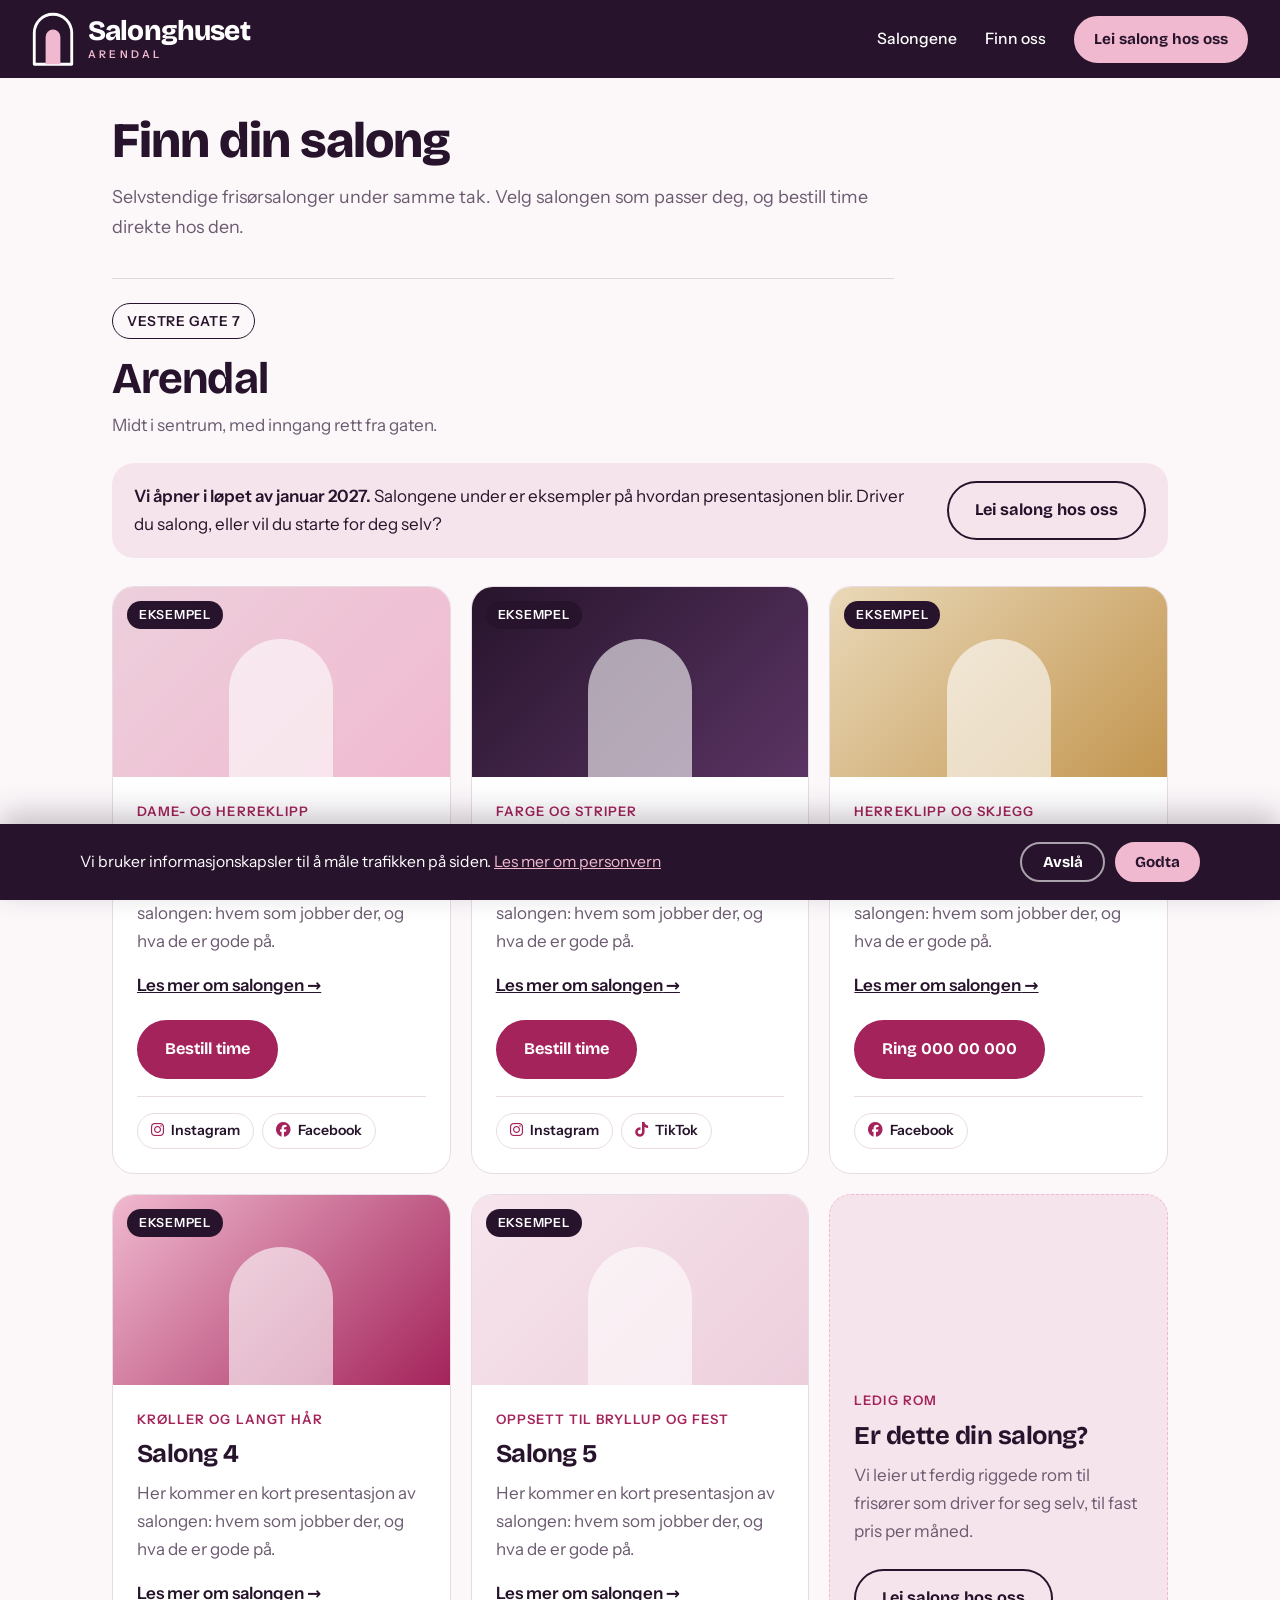
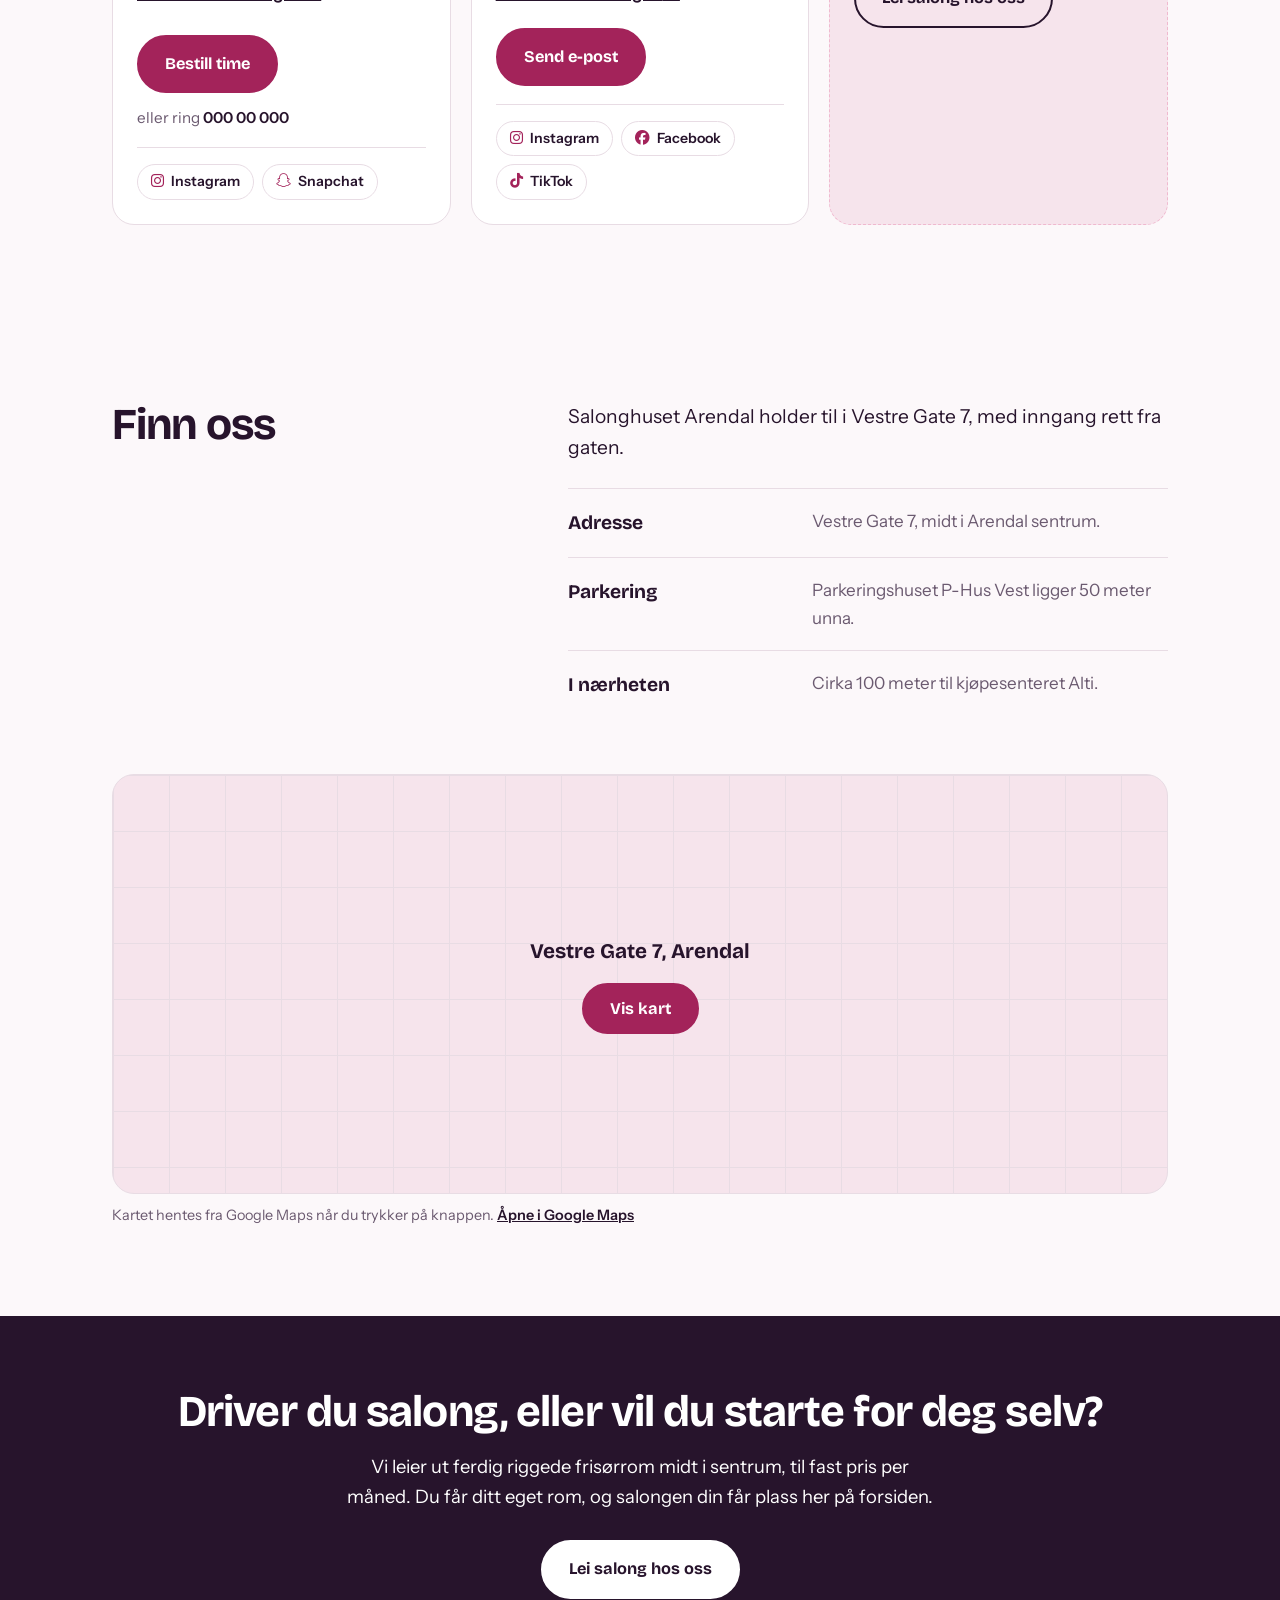
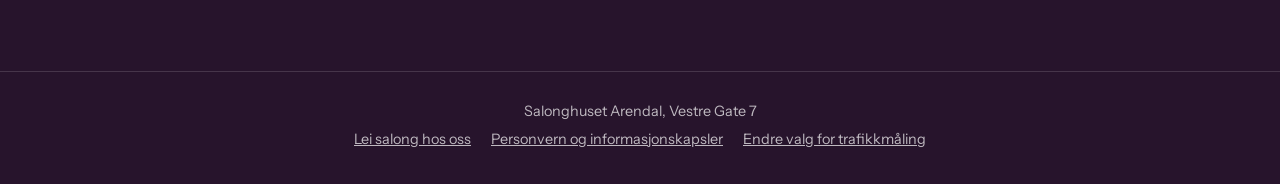
<file: nettsted/index.html>
<!doctype html>
<html lang="nb">
<head>
  <meta charset="utf-8">
  <meta name="viewport" content="width=device-width, initial-scale=1">
  <title>Frisør i Arendal sentrum | Salonghuset Arendal</title>
  <meta name="description" content="Salonghuset Arendal samler selvstendige frisørsalonger under samme tak i Vestre Gate 7. Finn salongen som passer deg, og bestill time direkte.">
  <meta name="robots" content="index, follow">
  <link rel="canonical" href="https://salonghuset.no/">

  <!-- Google-taggen for trafikkmåling. Midlertidig lastet for alle, til taggen er verifisert
       hos Google. Den setter ikke informasjonskapsler før den besøkende har godtatt det.
       Valget håndteres i maling.js. -->
  <script>
    window.dataLayer = window.dataLayer || [];
    function gtag() { dataLayer.push(arguments); }
    var godtatt = false;
    try { godtatt = localStorage.getItem('samtykke-maling') === 'ja'; } catch (feil) {}
    gtag('consent', 'default', {
      analytics_storage: godtatt ? 'granted' : 'denied',
      ad_storage: 'denied',
      ad_user_data: 'denied',
      ad_personalization: 'denied'
    });
    gtag('js', new Date());
  </script>
  <script async src="https://www.googletagmanager.com/gtm.js?id=GTM-NJPCB22N"></script>

  <!-- Deling i sosiale medier og meldinger -->
  <meta property="og:type" content="website">
  <meta property="og:locale" content="nb_NO">
  <meta property="og:site_name" content="Salonghuset Arendal">
  <meta property="og:url" content="https://salonghuset.no/">
  <meta property="og:title" content="Frisør i Arendal sentrum | Salonghuset Arendal">
  <meta property="og:description" content="Salonghuset Arendal samler selvstendige frisørsalonger under samme tak i Vestre Gate 7. Finn salongen som passer deg, og bestill time direkte.">
  <meta property="og:image" content="https://salonghuset.no/bilder/salonghuset-arendal-frisor-i-sentrum.jpg">
  <meta property="og:image:width" content="1200">
  <meta property="og:image:height" content="630">
  <meta property="og:image:alt" content="Salonghuset Arendal. Finn din salong, midt i Arendal sentrum.">
  <meta name="twitter:card" content="summary_large_image">
  <meta name="twitter:image" content="https://salonghuset.no/bilder/salonghuset-arendal-frisor-i-sentrum.jpg">
  <meta name="twitter:title" content="Frisør i Arendal sentrum | Salonghuset Arendal">
  <meta name="twitter:description" content="Salonghuset Arendal samler selvstendige frisørsalonger under samme tak i Vestre Gate 7. Finn salongen som passer deg, og bestill time direkte.">

  <!-- Opplysninger til søkemotorene om nettstedet -->
  <script type="application/ld+json">
    {
      "@context": "https://schema.org",
      "@graph": [
        {
          "@type": "WebSite",
          "@id": "https://salonghuset.no/#nettsted",
          "name": "Salonghuset Arendal",
          "alternateName": "Salonghuset",
          "url": "https://salonghuset.no/",
          "inLanguage": "nb"
        },
        {
          "@type": "WebPage",
          "@id": "https://salonghuset.no/#side",
          "url": "https://salonghuset.no/",
          "name": "Frisør i Arendal sentrum | Salonghuset Arendal",
          "inLanguage": "nb",
          "isPartOf": { "@id": "https://salonghuset.no/#nettsted" }
        }
      ]
    }
  </script>

  <link rel="icon" href="favicon.ico" sizes="48x48">
  <link rel="icon" type="image/svg+xml" href="bilder/ikon.svg">
  <link rel="apple-touch-icon" href="bilder/ikon-180.png">
  <meta name="theme-color" content="#27142c">
  <link rel="stylesheet" href="skrifter/skrifter.css">
  <!-- Font Awesome, bare grunnstilen og merkevareikonene, til lenkene til sosiale medier.
       Filene ligger i mappen ikoner, slik at ingenting hentes fra en tredjepart. -->
  <link rel="stylesheet" href="ikoner/css/fontawesome.min.css">
  <link rel="stylesheet" href="ikoner/css/brands.min.css">
  <link rel="stylesheet" href="stil.css">
</head>
<body>

  <header class="sidehode">
    <a class="merke" href="index.html" aria-label="Salonghuset Arendal">
      <svg class="merke-emblem" viewBox="0 0 74 96" fill="none" aria-hidden="true">
        <path d="M4 92V37a33 33 0 0 1 66 0v55z" stroke="currentColor" stroke-width="5" stroke-linejoin="round"/>
        <path class="merke-rom" d="M24 92V44a13 13 0 0 1 26 0v48z"/>
      </svg>
      <span class="merke-tekst">
        <span class="merke-navn">Salonghuset</span>
        <span class="merke-tillegg">Arendal</span>
      </span>
    </a>
    <nav class="sidemeny" aria-label="Innhold">
      <a href="#salongene">Salongene</a>
      <a href="#finn-oss">Finn oss</a>
    </nav>
    <!-- Til salongene er på plass, går knappen til siden for frisører. Da byttes den til «Bestill time». -->
    <a class="knapp knapp-liten" href="lei-salong.html">Lei salong hos oss</a>
  </header>

  <main>

    <section class="salongene" id="salongene">
      <div class="forside-innledning">
        <h1>Finn din salong</h1>
        <p>
          Selvstendige frisørsalonger under samme tak. Velg salongen som passer deg, og bestill
          time direkte hos den.
        </p>
      </div>

      <div class="by-topp">
        <p class="stedsmerke">Vestre Gate 7</p>
        <h2>Arendal</h2>
        <p>Midt i sentrum, med inngang rett fra gaten.</p>
      </div>

      <div class="eksempelmerknad">
        <p>
          <strong>Vi åpner i løpet av januar 2027.</strong> Salongene under er eksempler på
          hvordan presentasjonen blir. Driver du salong, eller vil du starte for deg selv?
        </p>
        <a class="knapp knapp-lys" href="lei-salong.html">Lei salong hos oss</a>
      </div>

      <div class="salongrad">
        <article class="salong salong-eksempel">
          <a class="salong-bilde salong-bilde-1" href="salong-eksempel.html" tabindex="-1" aria-hidden="true"></a>
          <p class="eksempelmerke">Eksempel</p>
          <div class="salong-innhold">
            <p class="alternativ-merke">Dame- og herreklipp</p>
            <h3><a href="salong-eksempel.html">Salong 1</a></h3>
            <p>
              Her kommer en kort presentasjon av salongen: hvem som jobber der, og hva de er
              gode på.
            </p>
            <a class="les-mer" href="salong-eksempel.html">Les mer om salongen</a>
            <div class="salong-kontakt">
              <span class="knapp">Bestill time</span>
              <ul class="salong-some" aria-label="Salong 1 i sosiale medier">
                <li><span><i class="fa-brands fa-instagram" aria-hidden="true"></i>Instagram</span></li>
                <li><span><i class="fa-brands fa-facebook" aria-hidden="true"></i>Facebook</span></li>
              </ul>
            </div>
          </div>
        </article>

        <article class="salong salong-eksempel">
          <a class="salong-bilde salong-bilde-2" href="salong-eksempel.html" tabindex="-1" aria-hidden="true"></a>
          <p class="eksempelmerke">Eksempel</p>
          <div class="salong-innhold">
            <p class="alternativ-merke">Farge og striper</p>
            <h3><a href="salong-eksempel.html">Salong 2</a></h3>
            <p>
              Her kommer en kort presentasjon av salongen: hvem som jobber der, og hva de er
              gode på.
            </p>
            <a class="les-mer" href="salong-eksempel.html">Les mer om salongen</a>
            <div class="salong-kontakt">
              <span class="knapp">Bestill time</span>
              <ul class="salong-some" aria-label="Salong 2 i sosiale medier">
                <li><span><i class="fa-brands fa-instagram" aria-hidden="true"></i>Instagram</span></li>
                <li><span><i class="fa-brands fa-tiktok" aria-hidden="true"></i>TikTok</span></li>
              </ul>
            </div>
          </div>
        </article>

        <article class="salong salong-eksempel">
          <a class="salong-bilde salong-bilde-3" href="salong-eksempel.html" tabindex="-1" aria-hidden="true"></a>
          <p class="eksempelmerke">Eksempel</p>
          <div class="salong-innhold">
            <p class="alternativ-merke">Herreklipp og skjegg</p>
            <h3><a href="salong-eksempel.html">Salong 3</a></h3>
            <p>
              Her kommer en kort presentasjon av salongen: hvem som jobber der, og hva de er
              gode på.
            </p>
            <a class="les-mer" href="salong-eksempel.html">Les mer om salongen</a>
            <div class="salong-kontakt">
              <span class="knapp">Ring 000 00 000</span>
              <ul class="salong-some" aria-label="Salong 3 i sosiale medier">
                <li><span><i class="fa-brands fa-facebook" aria-hidden="true"></i>Facebook</span></li>
              </ul>
            </div>
          </div>
        </article>

        <article class="salong salong-eksempel">
          <a class="salong-bilde salong-bilde-4" href="salong-eksempel.html" tabindex="-1" aria-hidden="true"></a>
          <p class="eksempelmerke">Eksempel</p>
          <div class="salong-innhold">
            <p class="alternativ-merke">Krøller og langt hår</p>
            <h3><a href="salong-eksempel.html">Salong 4</a></h3>
            <p>
              Her kommer en kort presentasjon av salongen: hvem som jobber der, og hva de er
              gode på.
            </p>
            <a class="les-mer" href="salong-eksempel.html">Les mer om salongen</a>
            <div class="salong-kontakt">
              <span class="knapp">Bestill time</span>
              <p class="salong-ellers">eller ring <span>000 00 000</span></p>
              <ul class="salong-some" aria-label="Salong 4 i sosiale medier">
                <li><span><i class="fa-brands fa-instagram" aria-hidden="true"></i>Instagram</span></li>
                <li><span><i class="fa-brands fa-snapchat" aria-hidden="true"></i>Snapchat</span></li>
              </ul>
            </div>
          </div>
        </article>

        <article class="salong salong-eksempel">
          <a class="salong-bilde salong-bilde-5" href="salong-eksempel.html" tabindex="-1" aria-hidden="true"></a>
          <p class="eksempelmerke">Eksempel</p>
          <div class="salong-innhold">
            <p class="alternativ-merke">Oppsett til bryllup og fest</p>
            <h3><a href="salong-eksempel.html">Salong 5</a></h3>
            <p>
              Her kommer en kort presentasjon av salongen: hvem som jobber der, og hva de er
              gode på.
            </p>
            <a class="les-mer" href="salong-eksempel.html">Les mer om salongen</a>
            <div class="salong-kontakt">
              <span class="knapp">Send e-post</span>
              <ul class="salong-some" aria-label="Salong 5 i sosiale medier">
                <li><span><i class="fa-brands fa-instagram" aria-hidden="true"></i>Instagram</span></li>
                <li><span><i class="fa-brands fa-facebook" aria-hidden="true"></i>Facebook</span></li>
                <li><span><i class="fa-brands fa-tiktok" aria-hidden="true"></i>TikTok</span></li>
              </ul>
            </div>
          </div>
        </article>

        <article class="salong salong-ledig">
          <div class="salong-innhold">
            <p class="alternativ-merke">Ledig rom</p>
            <h3>Er dette din salong?</h3>
            <p>
              Vi leier ut ferdig riggede rom til frisører som driver for seg selv, til fast pris
              per måned.
            </p>
            <a class="knapp knapp-lys" href="lei-salong.html">Lei salong hos oss</a>
          </div>
        </article>
      </div>
    </section>

    <section class="finn-oss" id="finn-oss">
      <h2>Finn oss</h2>
      <div class="finn-oss-tekst">
        <p>
          Salonghuset Arendal holder til i Vestre Gate 7, med inngang rett fra gaten.
        </p>
        <dl class="etasjer">
          <div>
            <dt>Adresse</dt>
            <dd>Vestre Gate 7, midt i Arendal sentrum.</dd>
          </div>
          <div>
            <dt>Parkering</dt>
            <dd>Parkeringshuset P-Hus Vest ligger 50 meter unna.</dd>
          </div>
          <div>
            <dt>I nærheten</dt>
            <dd>Cirka 100 meter til kjøpesenteret Alti.</dd>
          </div>
        </dl>
      </div>
      <div class="kart">
        <div class="kart-flate">
          <p class="kart-adresse">Vestre Gate 7, Arendal</p>
          <button type="button" class="knapp vis-kart">Vis kart</button>
        </div>
        <p class="kart-merknad">
          Kartet hentes fra Google Maps når du trykker på knappen.
          <a href="https://www.google.com/maps/search/?api=1&amp;query=Vestre+Gate+7%2C+Arendal" target="_blank" rel="noopener">Åpne i Google Maps</a>
        </p>
      </div>
    </section>

    <section class="kontakt" id="for-salonger">
      <h2>Driver du salong, eller vil du starte for deg selv?</h2>
      <p>
        Vi leier ut ferdig riggede frisørrom midt i sentrum, til fast pris per måned. Du får
        ditt eget rom, og salongen din får plass her på forsiden.
      </p>
      <div class="knapperad">
        <a class="knapp" href="lei-salong.html">Lei salong hos oss</a>
      </div>
    </section>

  </main>

  <footer class="sidefot">
    <p>Salonghuset Arendal, Vestre Gate 7</p>
    <p class="sidefot-lenker">
      <a href="lei-salong.html">Lei salong hos oss</a>
      <a href="personvern.html">Personvern og informasjonskapsler</a>
      <button type="button" class="endre-samtykke" hidden>Endre valg for trafikkmåling</button>
    </p>
  </footer>

  <script src="kart.js"></script>
  <script src="maling.js"></script>

</body>
</html>
</file>
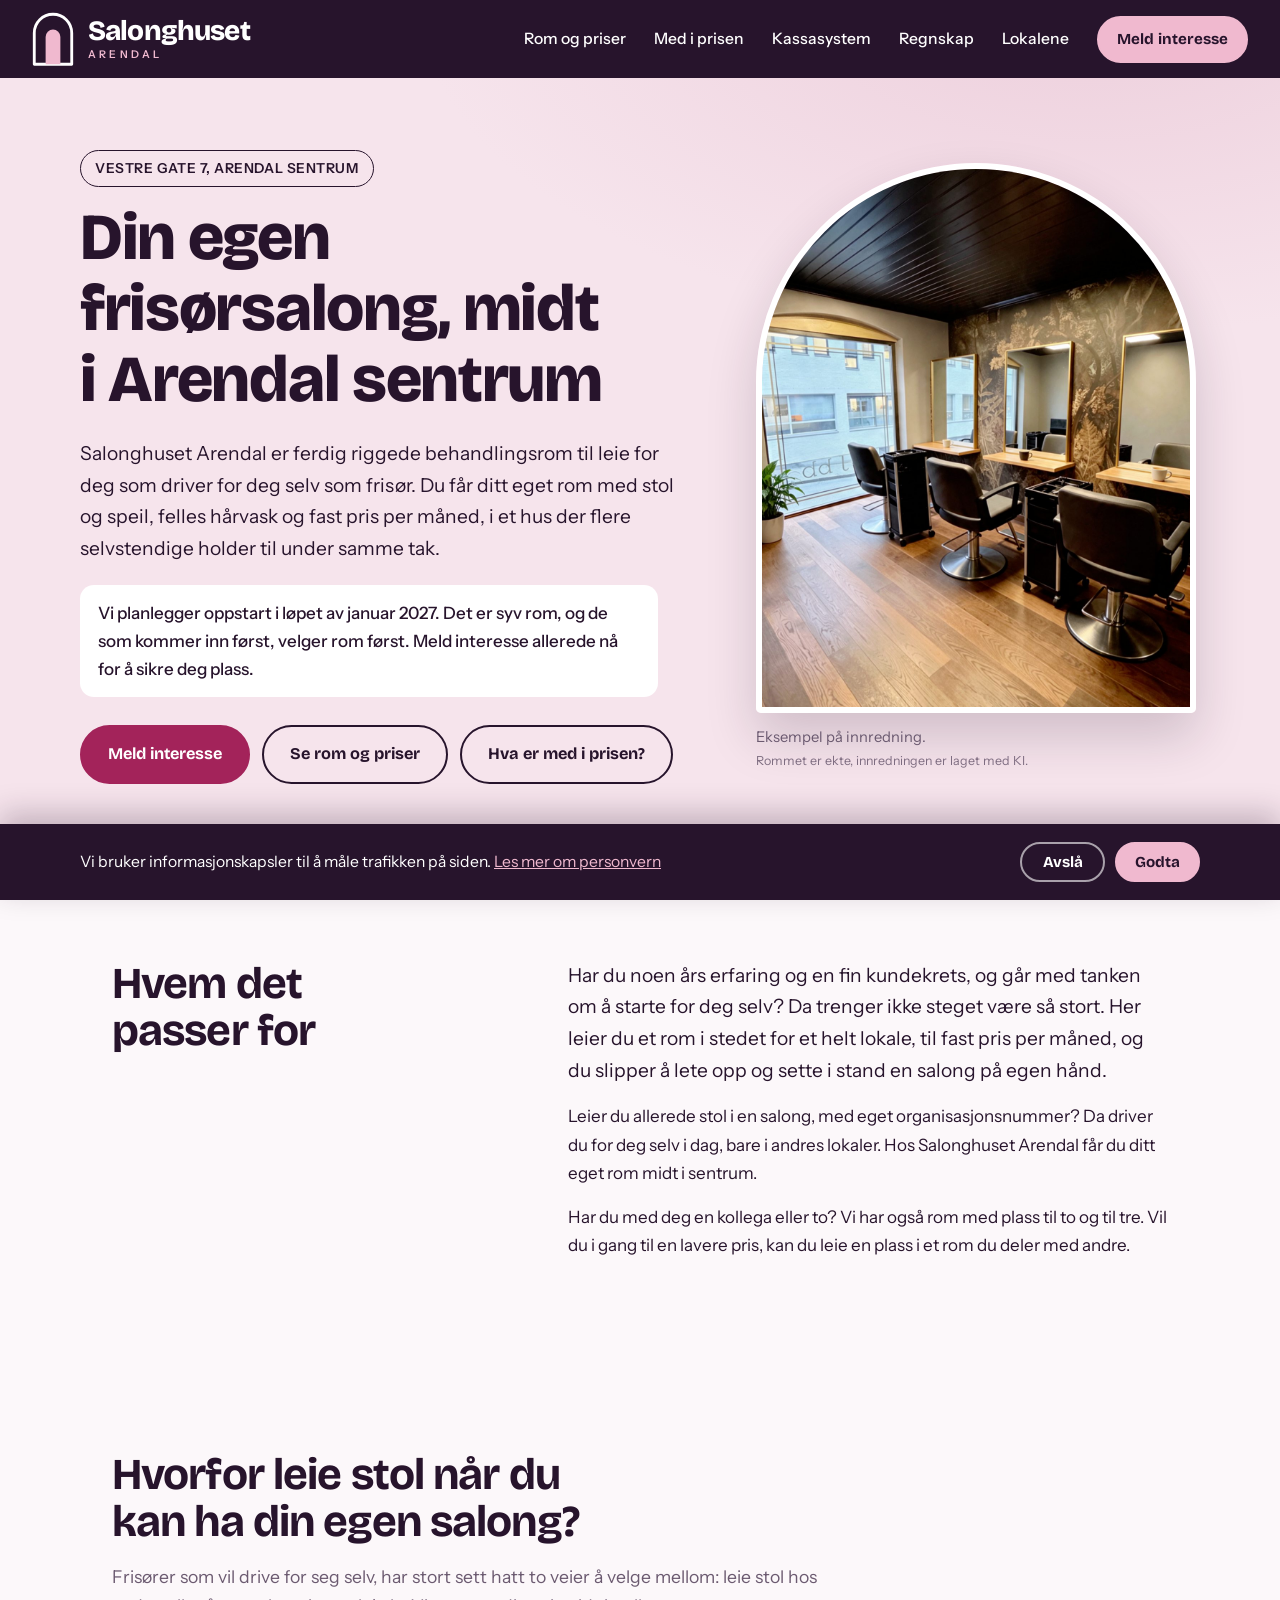
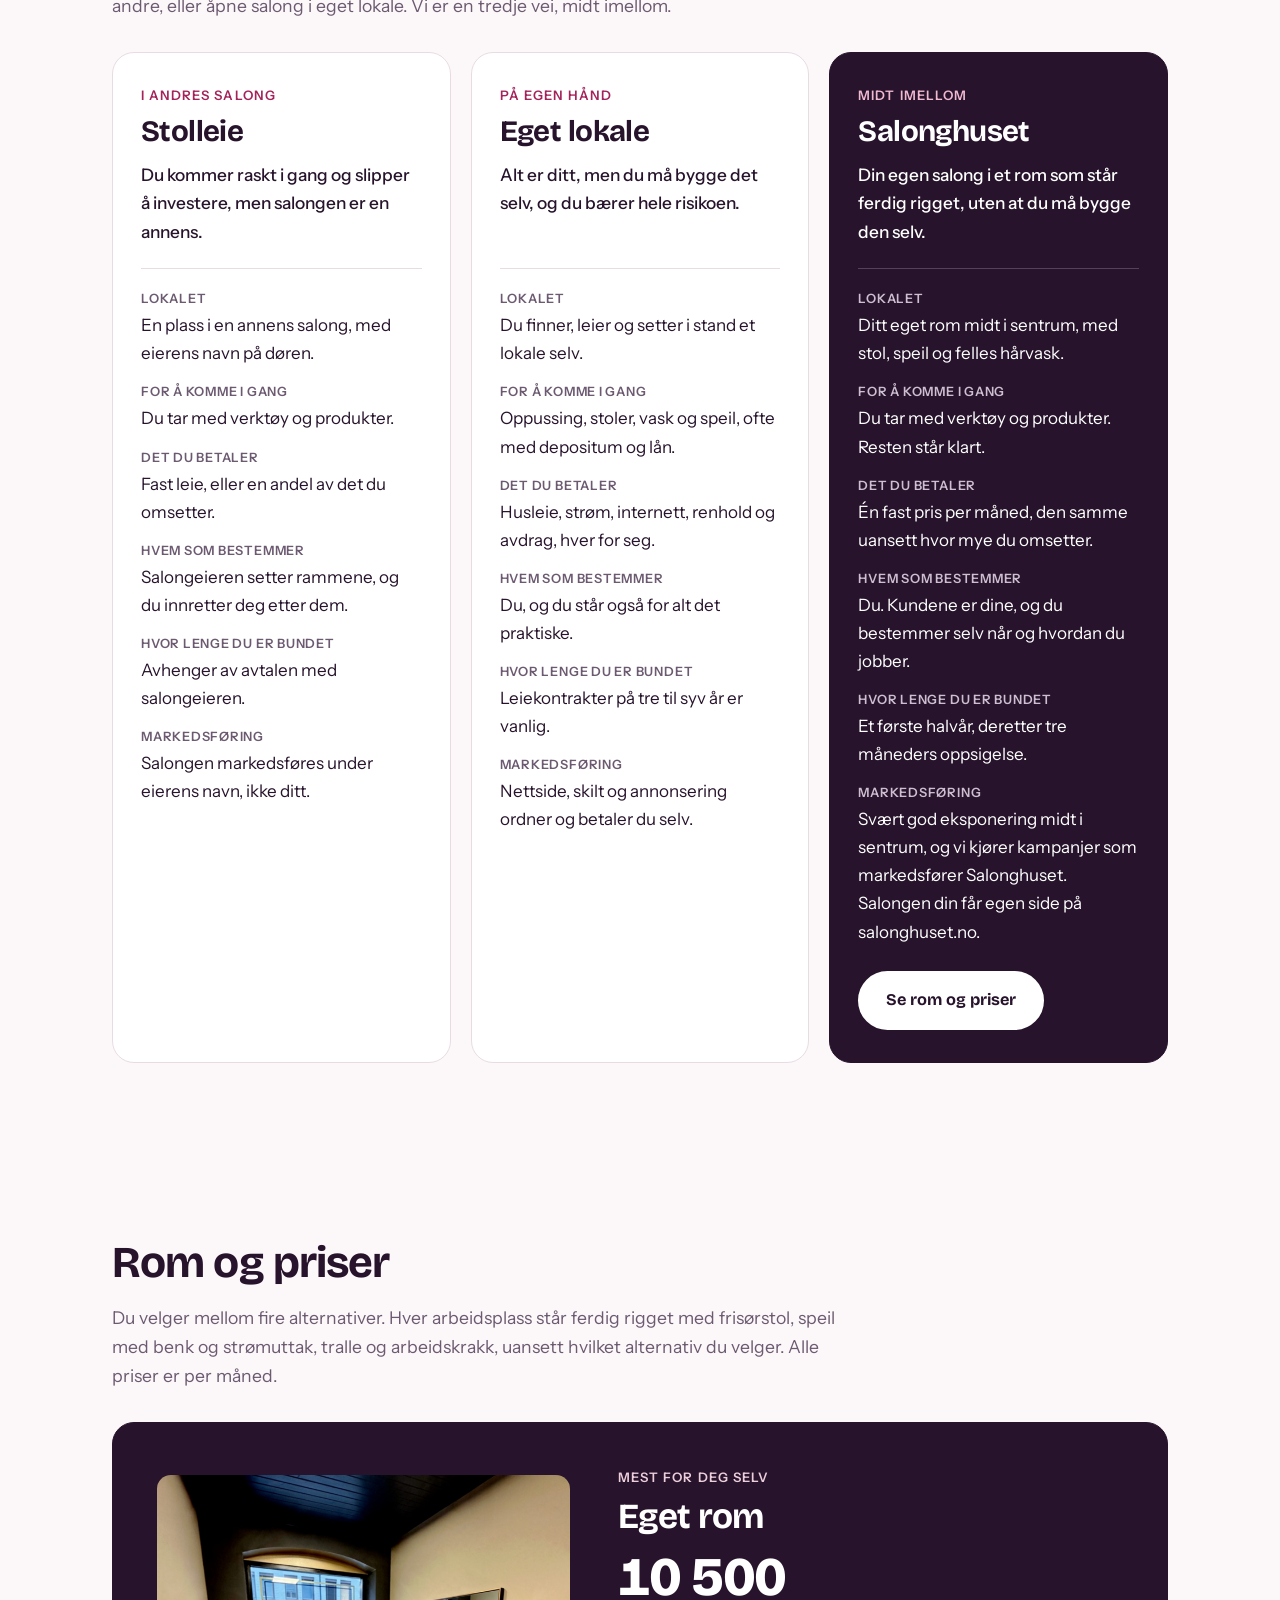
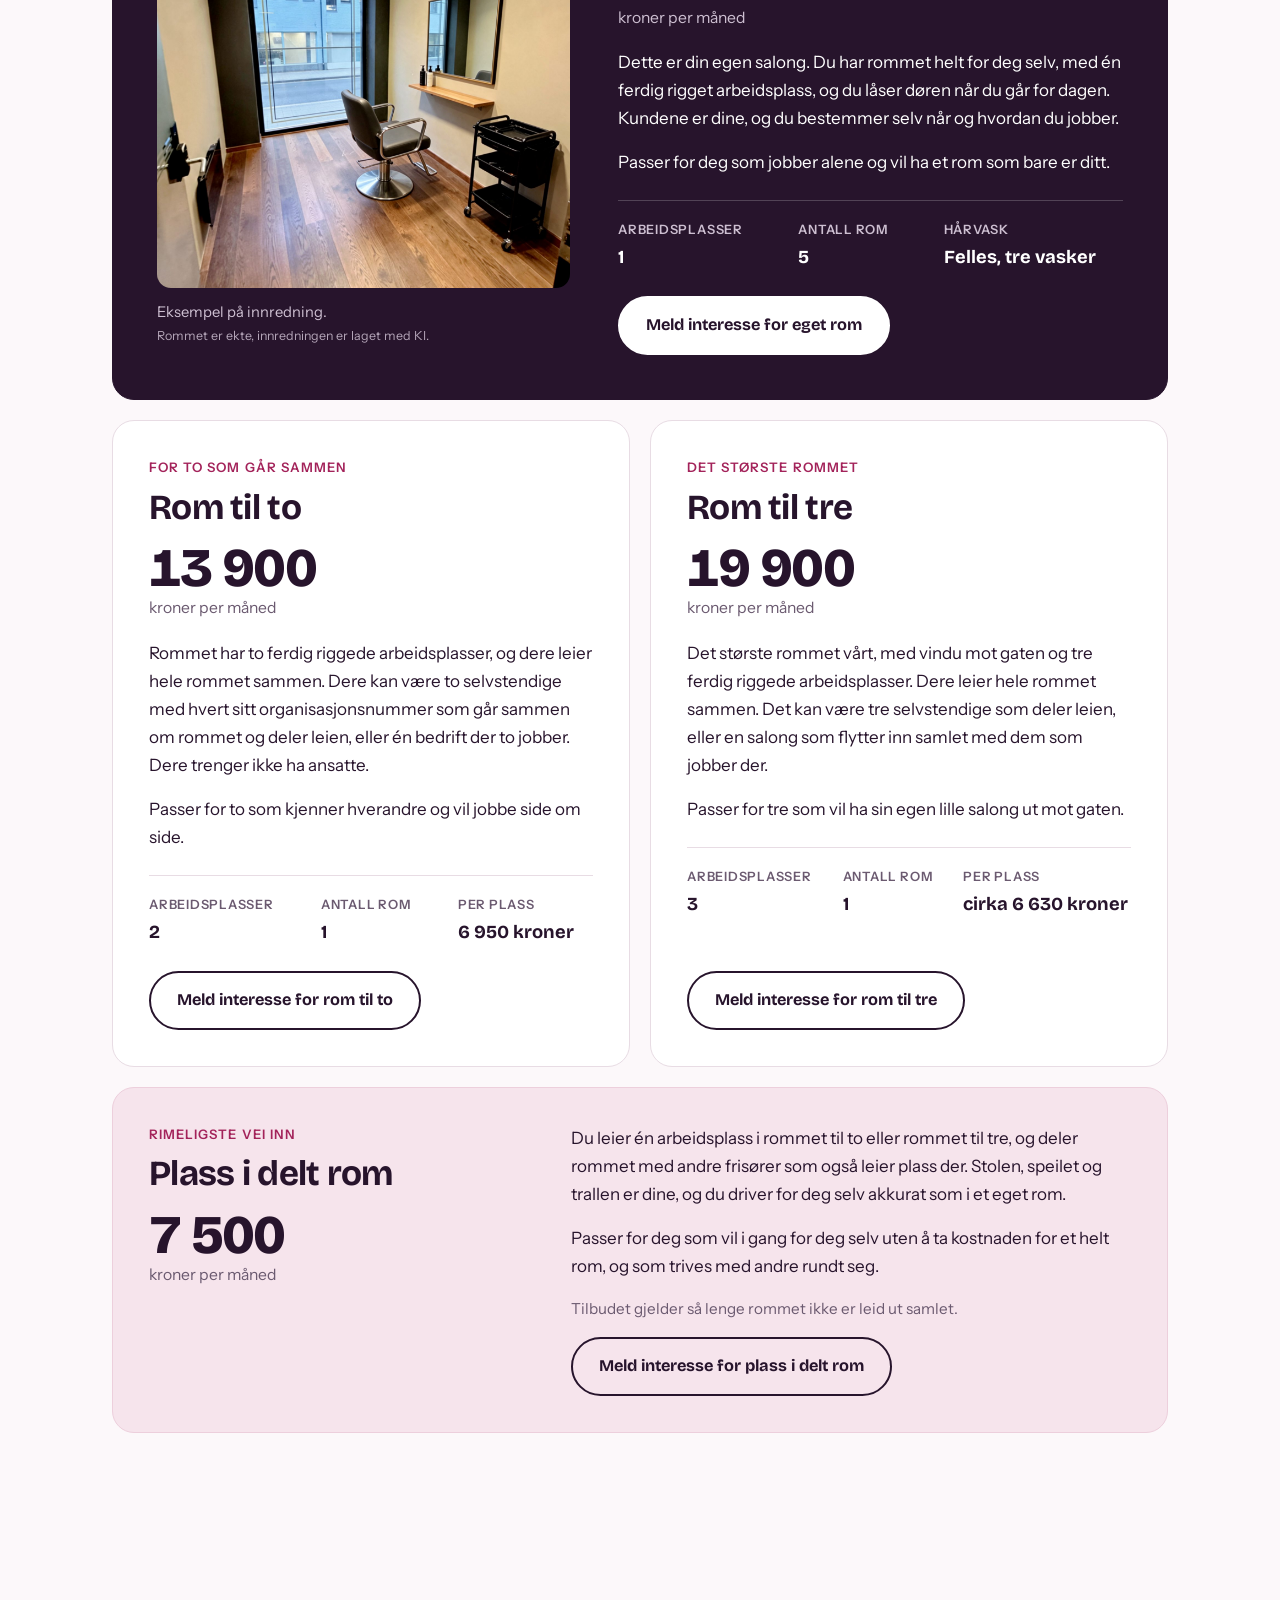
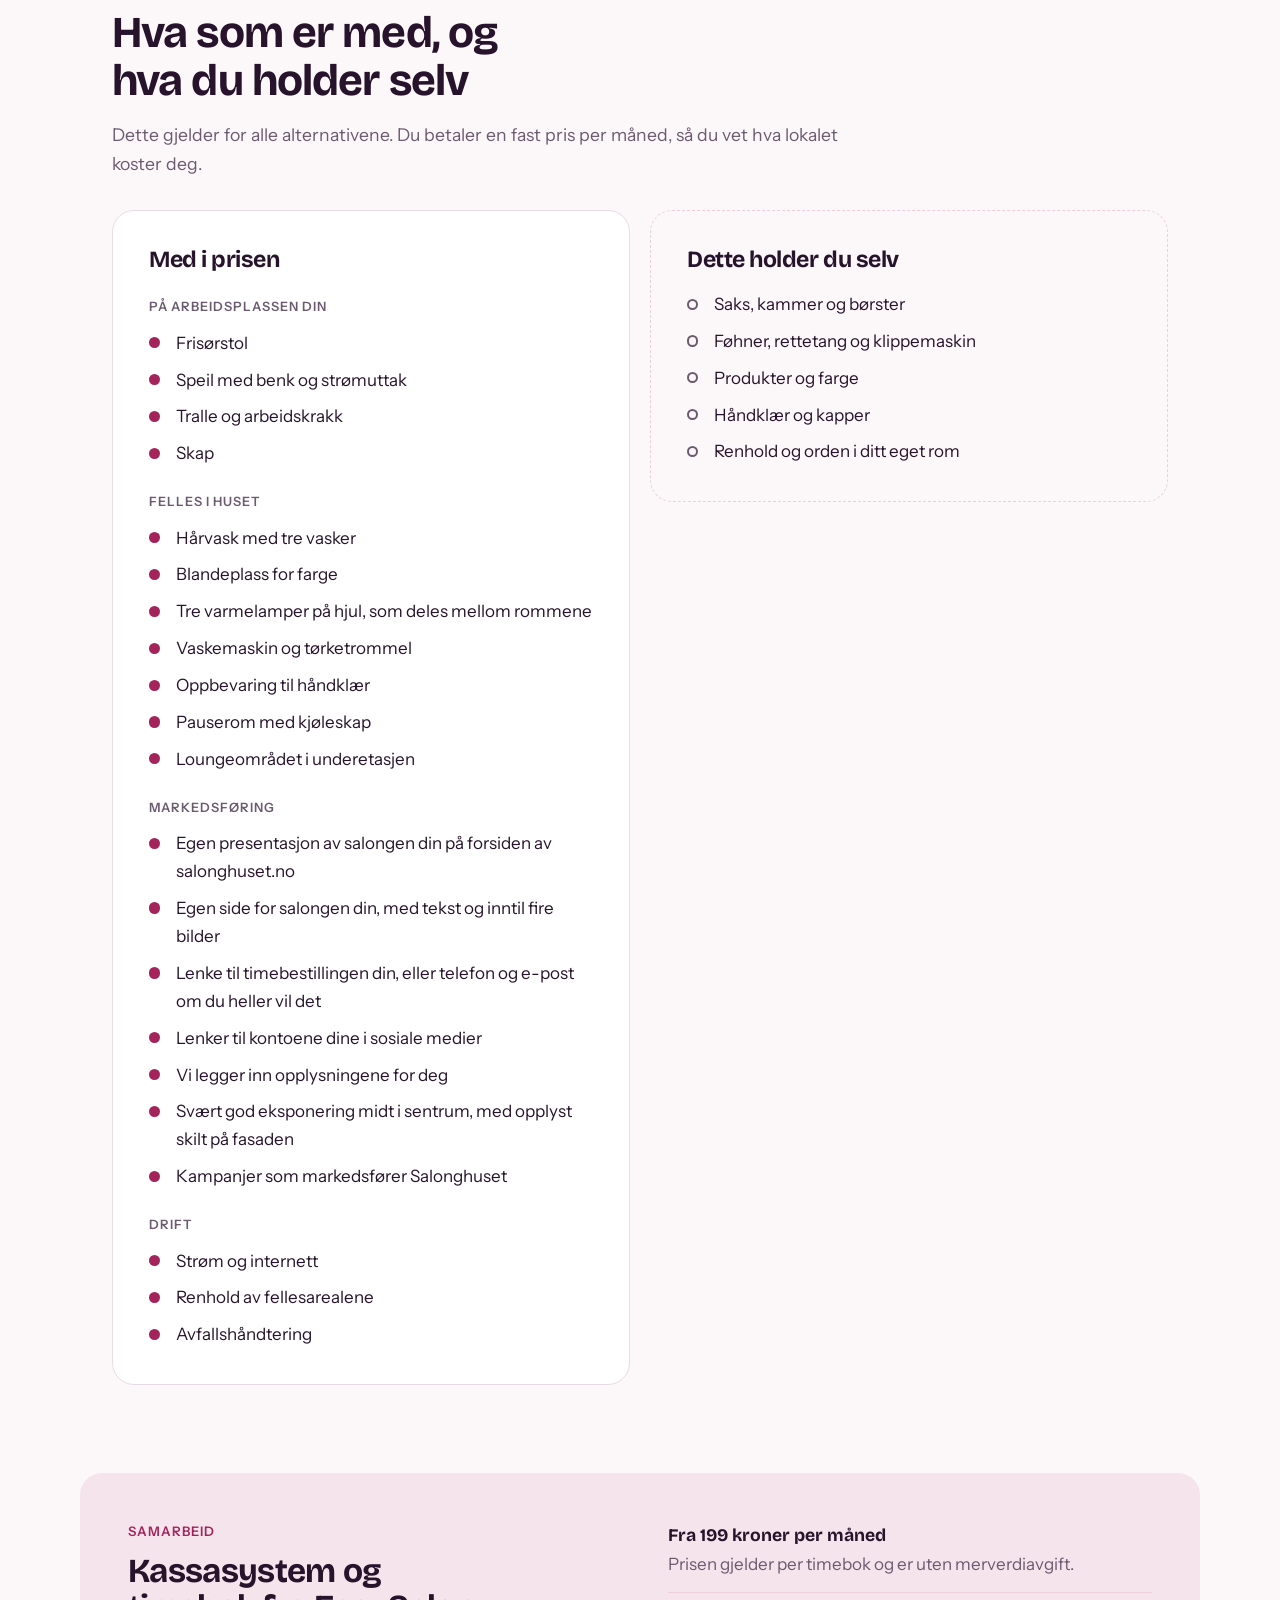
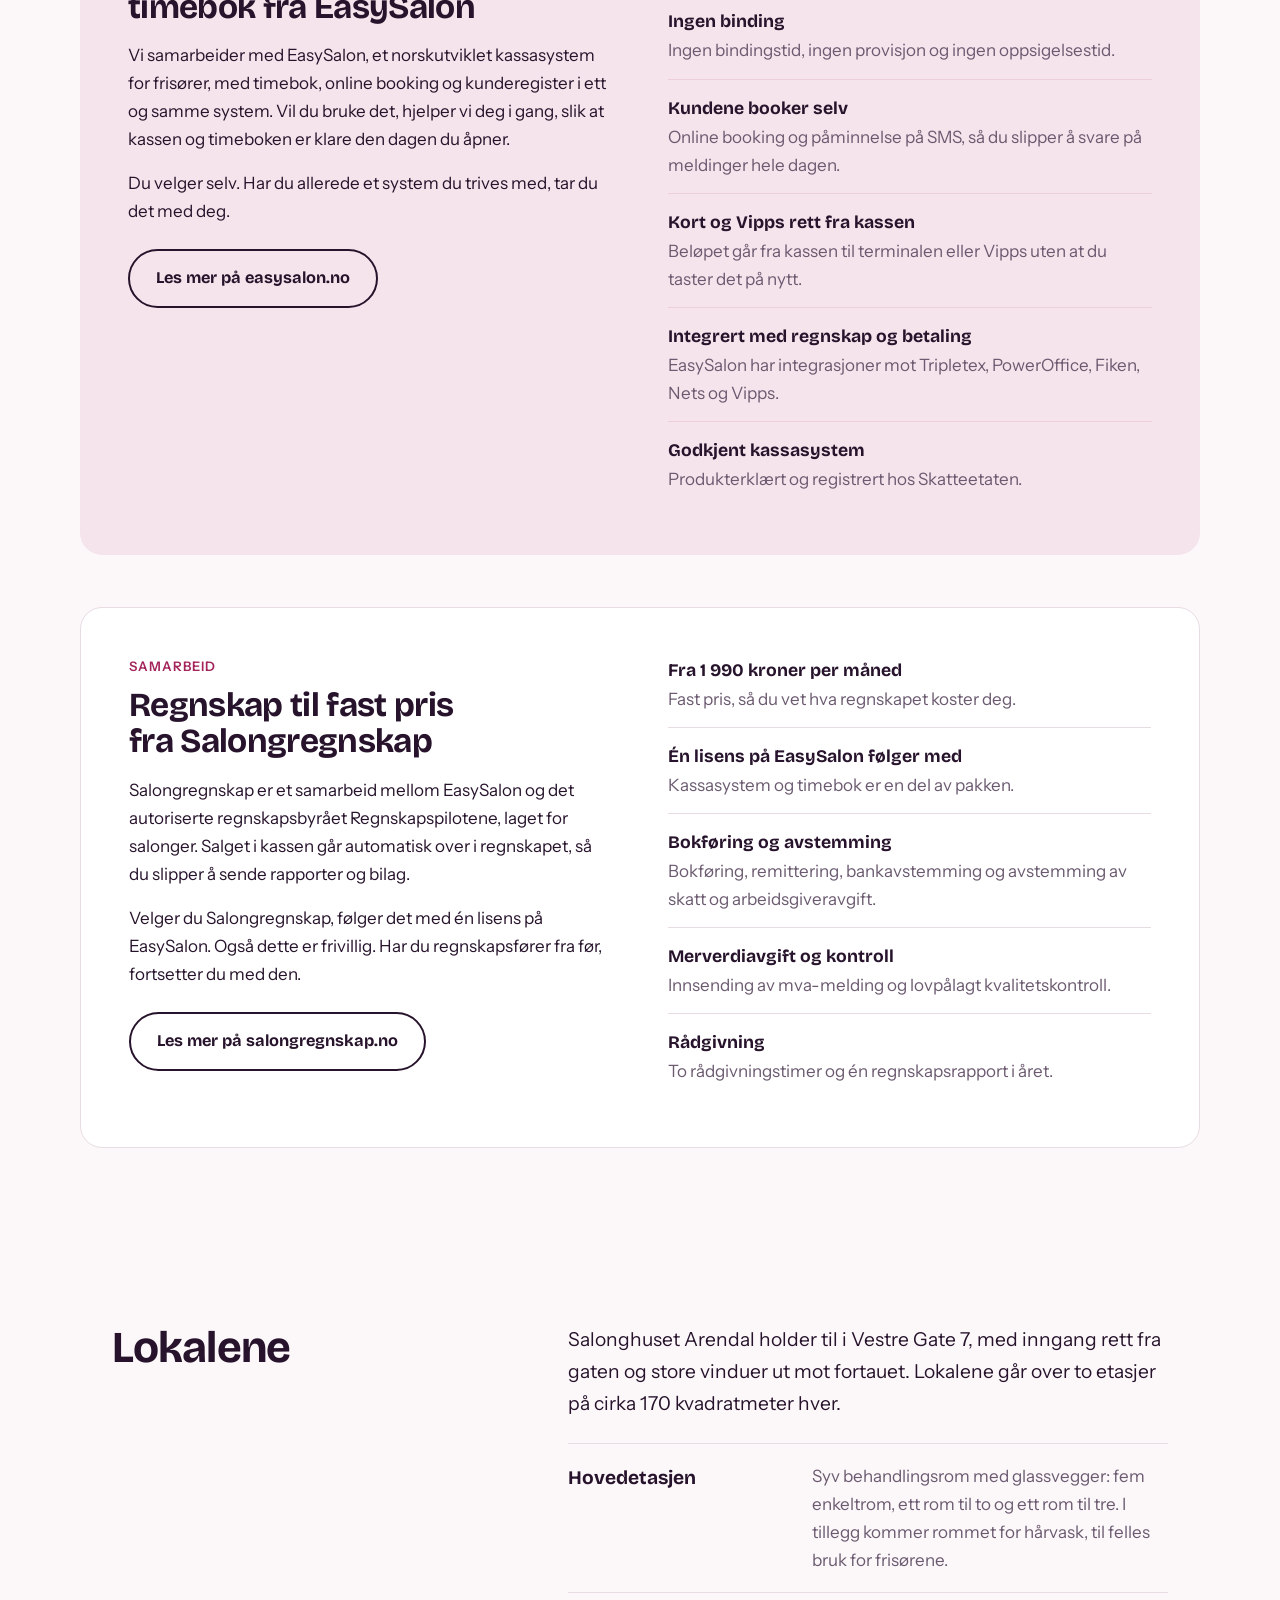
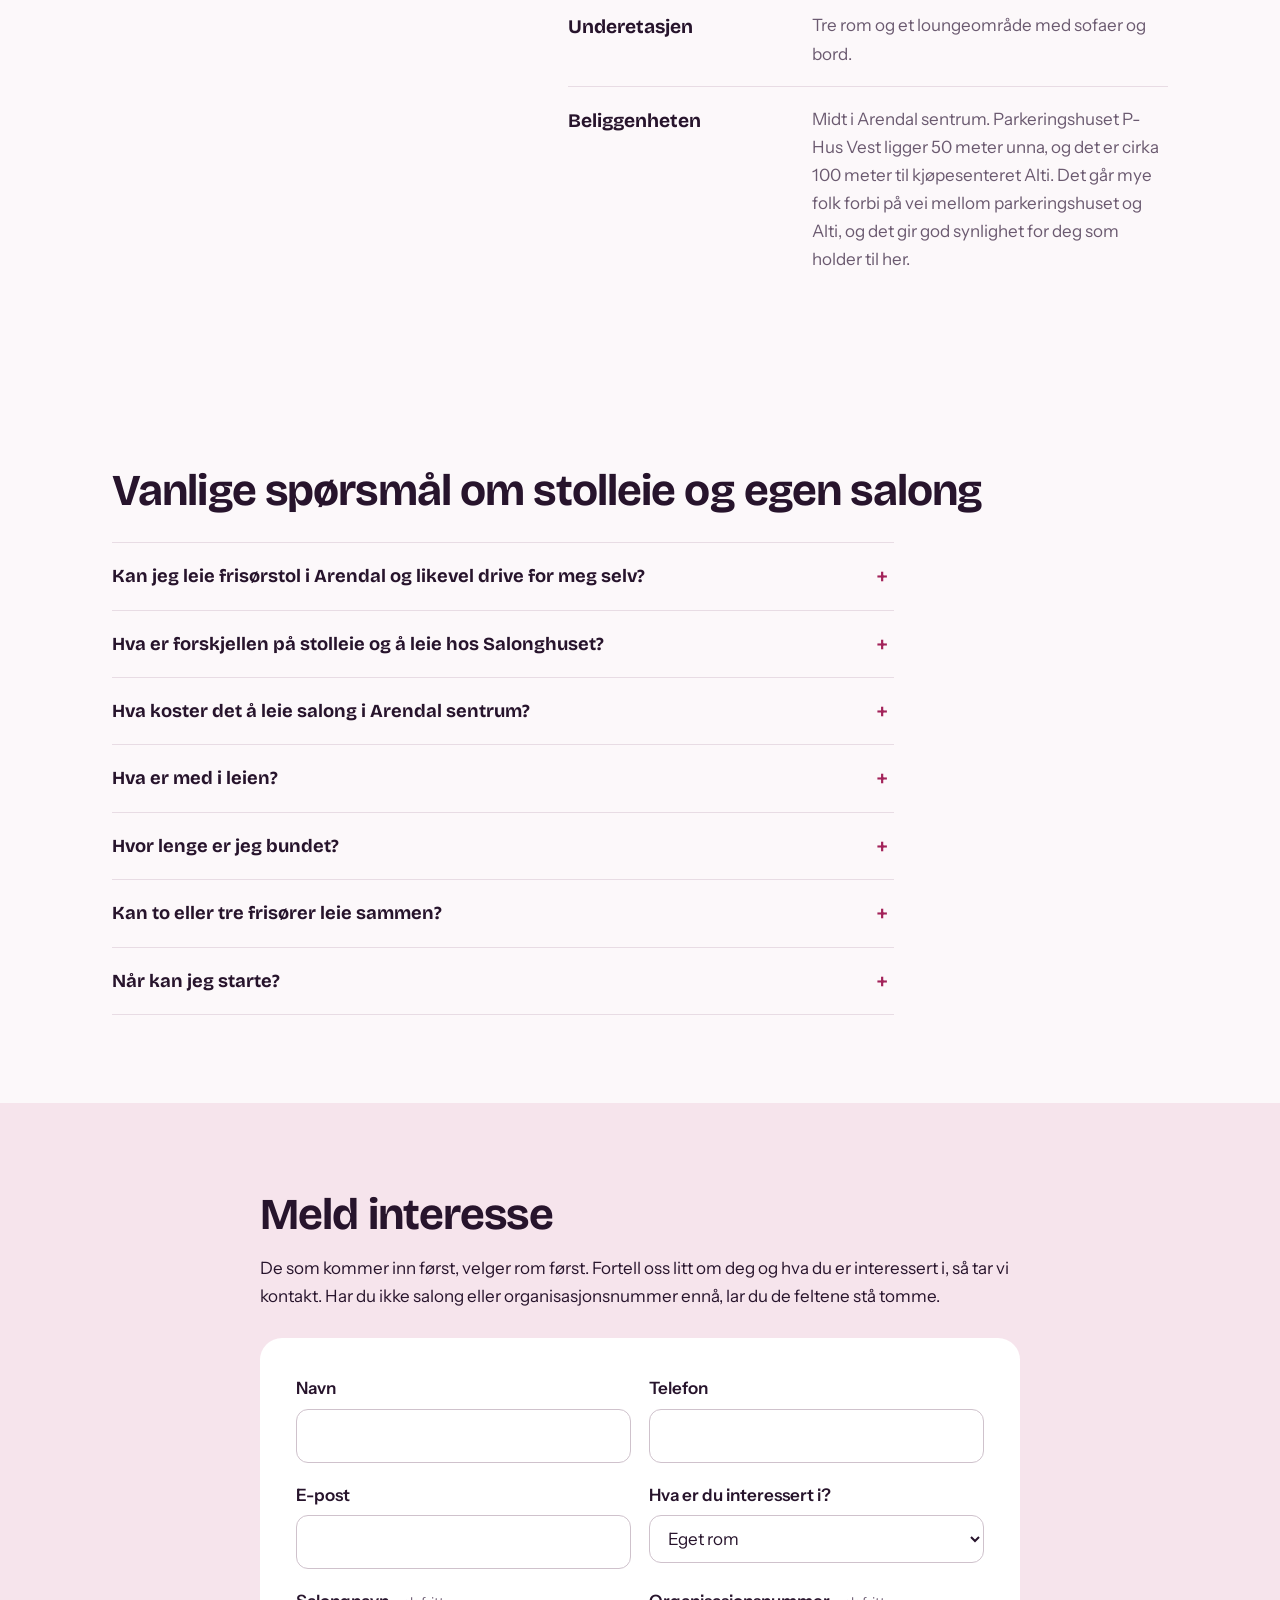
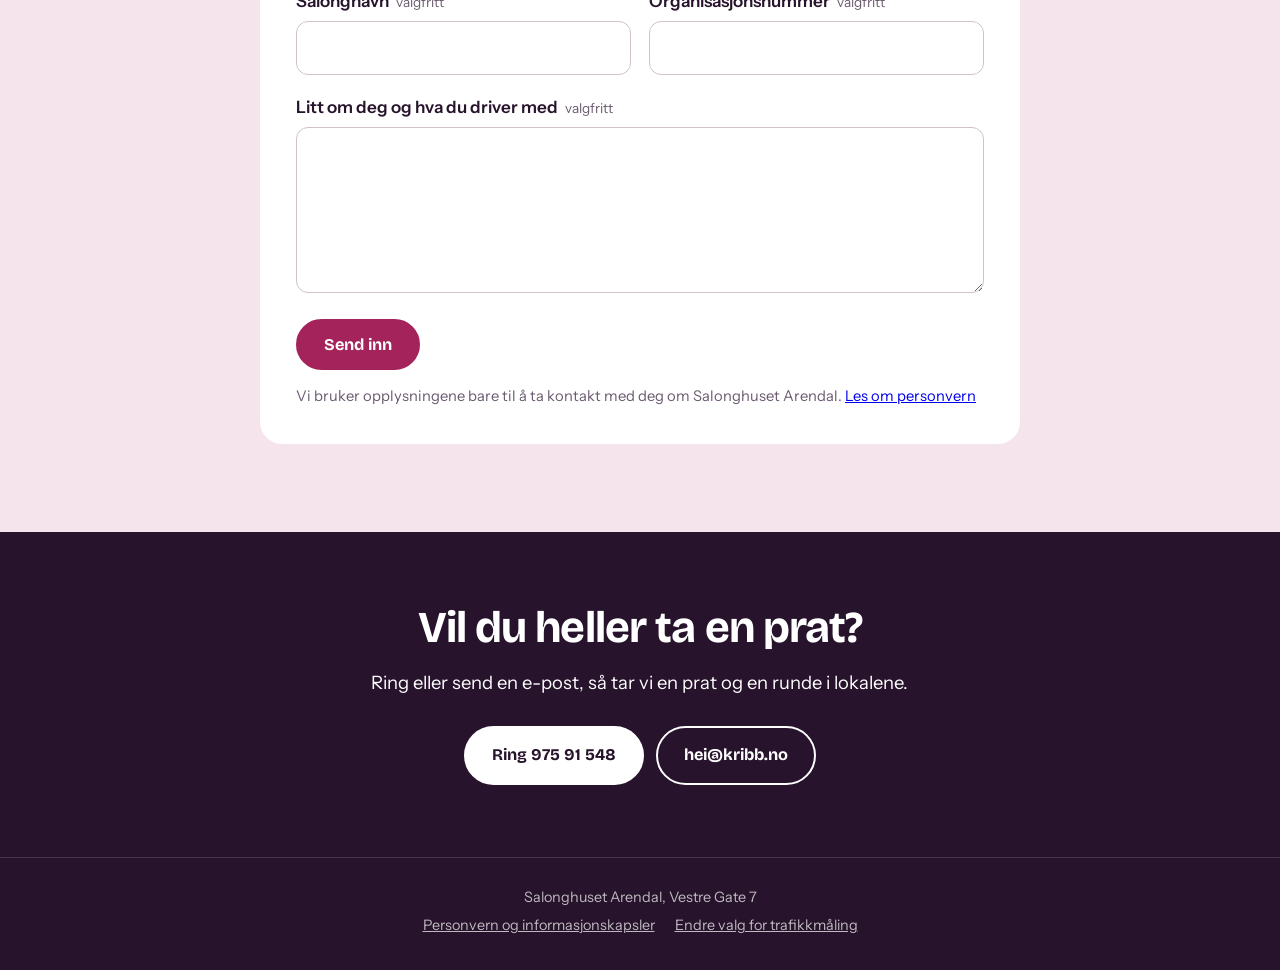
<file: nettsted/lei-salong.html>
<!doctype html>
<html lang="nb">
<head>
  <meta charset="utf-8">
  <meta name="viewport" content="width=device-width, initial-scale=1">
  <title>Salonghuset Arendal | Lei din egen frisørsalong i sentrum</title>
  <meta name="description" content="Ferdig riggede frisørrom til leie midt i Arendal sentrum. Eget rom med stol og speil, felles hårvask og fast pris per måned. Et alternativ til stolleie.">
  <meta name="robots" content="index, follow">
  <link rel="canonical" href="https://salonghuset.no/lei-salong">

  <!-- Google-taggen for trafikkmåling. Midlertidig lastet for alle, til taggen er verifisert
       hos Google. Den setter ikke informasjonskapsler før den besøkende har godtatt det.
       Valget håndteres i maling.js. -->
  <script>
    window.dataLayer = window.dataLayer || [];
    function gtag() { dataLayer.push(arguments); }
    var godtatt = false;
    try { godtatt = localStorage.getItem('samtykke-maling') === 'ja'; } catch (feil) {}
    gtag('consent', 'default', {
      analytics_storage: godtatt ? 'granted' : 'denied',
      ad_storage: 'denied',
      ad_user_data: 'denied',
      ad_personalization: 'denied'
    });
    gtag('js', new Date());
  </script>
  <script async src="https://www.googletagmanager.com/gtm.js?id=GTM-NJPCB22N"></script>

  <!-- Deling i sosiale medier og meldinger -->
  <meta property="og:type" content="website">
  <meta property="og:locale" content="nb_NO">
  <meta property="og:site_name" content="Salonghuset Arendal">
  <meta property="og:url" content="https://salonghuset.no/lei-salong">
  <meta property="og:title" content="Salonghuset Arendal | Lei din egen frisørsalong i sentrum">
  <meta property="og:description" content="Ferdig riggede frisørrom til leie midt i Arendal sentrum. Eget rom med stol og speil, felles hårvask og fast pris per måned. Et alternativ til stolleie.">
  <meta property="og:image" content="https://salonghuset.no/bilder/salonghuset-arendal-frisorsalong-til-leie.jpg">
  <meta property="og:image:type" content="image/jpeg">
  <meta property="og:image:width" content="1200">
  <meta property="og:image:height" content="630">
  <meta property="og:image:alt" content="Salonghuset Arendal: din egen frisørsalong, midt i Arendal sentrum. Bilde av et rom rigget med frisørstoler og speil.">
  <meta name="twitter:card" content="summary_large_image">
  <meta name="twitter:title" content="Salonghuset Arendal | Lei din egen frisørsalong i sentrum">
  <meta name="twitter:description" content="Ferdig riggede frisørrom til leie midt i Arendal sentrum. Eget rom med stol og speil, felles hårvask og fast pris per måned. Et alternativ til stolleie.">
  <meta name="twitter:image" content="https://salonghuset.no/bilder/salonghuset-arendal-frisorsalong-til-leie.jpg">

  <!-- Opplysninger til søkemotorene om nettstedet og om stedet -->
  <script type="application/ld+json">
    {
      "@context": "https://schema.org",
      "@graph": [
        {
          "@type": "WebSite",
          "@id": "https://salonghuset.no/#nettsted",
          "name": "Salonghuset Arendal",
          "alternateName": "Salonghuset",
          "url": "https://salonghuset.no/",
          "inLanguage": "nb"
        },
        {
          "@type": "WebPage",
          "@id": "https://salonghuset.no/lei-salong#side",
          "url": "https://salonghuset.no/lei-salong",
          "name": "Salonghuset Arendal | Lei din egen frisørsalong i sentrum",
          "description": "Ferdig riggede frisørrom til leie midt i Arendal sentrum. Eget rom med stol og speil, felles hårvask og fast pris per måned. Et alternativ til stolleie.",
          "inLanguage": "nb",
          "isPartOf": { "@id": "https://salonghuset.no/#nettsted" },
          "about": { "@id": "https://salonghuset.no/#sted" },
          "primaryImageOfPage": "https://salonghuset.no/bilder/salonghuset-arendal-frisorsalong-til-leie.jpg"
        },
        {
          "@type": "LocalBusiness",
          "@id": "https://salonghuset.no/#sted",
          "name": "Salonghuset Arendal",
          "description": "Ferdig riggede behandlingsrom til leie for selvstendige frisører, midt i Arendal sentrum.",
          "url": "https://salonghuset.no/",
          "telephone": "+47 975 91 548",
          "image": "https://salonghuset.no/bilder/salonghuset-arendal-frisorsalong-til-leie.jpg",
          "logo": "https://salonghuset.no/bilder/ikon-180.png",
          "address": {
            "@type": "PostalAddress",
            "streetAddress": "Vestre Gate 7",
            "addressLocality": "Arendal",
            "addressCountry": "NO"
          }
        }
      ]
    }
  </script>

  <!-- De samme spørsmålene og svarene som står i seksjonen «Vanlige spørsmål» på siden.
       Endres teksten der, må den endres her også. -->
  <script type="application/ld+json">
    {
      "@context": "https://schema.org",
      "@type": "FAQPage",
      "inLanguage": "nb",
      "mainEntity": [
        {
          "@type": "Question",
          "name": "Kan jeg leie frisørstol i Arendal og likevel drive for meg selv?",
          "acceptedAnswer": {
            "@type": "Answer",
            "text": "Ja. Med plass i delt rom leier du én ferdig rigget arbeidsplass til 7 500 kroner per måned. Stolen, speilet og trallen er dine, og du driver under ditt eget navn med dine egne kunder. Vil du ha et rom som bare er ditt, koster eget rom 10 500 kroner per måned."
          }
        },
        {
          "@type": "Question",
          "name": "Hva er forskjellen på stolleie og å leie hos Salonghuset?",
          "acceptedAnswer": {
            "@type": "Answer",
            "text": "Ved vanlig stolleie leier du en plass i en annens salong, og salongeieren setter rammene. Hos oss leier du av huset, ikke av en annen frisør. Du bestemmer selv når og hvordan du jobber, og du betaler den samme faste prisen uansett hvor mye du omsetter."
          }
        },
        {
          "@type": "Question",
          "name": "Hva koster det å leie salong i Arendal sentrum?",
          "acceptedAnswer": {
            "@type": "Answer",
            "text": "Eget rom koster 10 500 kroner per måned, rom til to 13 900 kroner, rom til tre 19 900 kroner og plass i delt rom 7 500 kroner. Arbeidsplassen står ferdig rigget, så du slipper å investere i innredning."
          }
        },
        {
          "@type": "Question",
          "name": "Hva er med i leien?",
          "acceptedAnswer": {
            "@type": "Answer",
            "text": "Frisørstol, speil med benk og strømuttak, tralle, arbeidskrakk og skap. Felles i huset er hårvask med tre vasker, blandeplass for farge, varmelamper, vaskemaskin, tørketrommel og pauserom. Strøm, internett, renhold av fellesarealene og markedsføring av huset er også med. Verktøy, produkter og håndklær holder du selv."
          }
        },
        {
          "@type": "Question",
          "name": "Hvor lenge er jeg bundet?",
          "acceptedAnswer": {
            "@type": "Answer",
            "text": "Et første halvår, og deretter tre måneders oppsigelse. Til sammenligning er leiekontrakter på tre til syv år vanlig når du leier eget lokale."
          }
        },
        {
          "@type": "Question",
          "name": "Kan to eller tre frisører leie sammen?",
          "acceptedAnswer": {
            "@type": "Answer",
            "text": "Ja. Vi har ett rom til to og ett rom til tre, og dere leier da hele rommet sammen. Dere kan være selvstendige med hvert sitt organisasjonsnummer som deler leien, eller én bedrift der flere jobber."
          }
        },
        {
          "@type": "Question",
          "name": "Når kan jeg starte?",
          "acceptedAnswer": {
            "@type": "Answer",
            "text": "Vi planlegger oppstart i løpet av januar 2027. Det er syv rom, og de som kommer inn først, velger rom først. Meld interesse i skjemaet under, så tar vi kontakt."
          }
        }
      ]
    }
  </script>

  <link rel="icon" href="favicon.ico" sizes="48x48">
  <link rel="icon" type="image/svg+xml" href="bilder/ikon.svg">
  <link rel="apple-touch-icon" href="bilder/ikon-180.png">
  <meta name="theme-color" content="#27142c">
  <link rel="stylesheet" href="skrifter/skrifter.css">
  <link rel="stylesheet" href="stil.css">
</head>
<body>

  <header class="sidehode">
    <a class="merke" href="index.html" aria-label="Salonghuset Arendal, til forsiden">
      <svg class="merke-emblem" viewBox="0 0 74 96" fill="none" aria-hidden="true">
        <path d="M4 92V37a33 33 0 0 1 66 0v55z" stroke="currentColor" stroke-width="5" stroke-linejoin="round"/>
        <path class="merke-rom" d="M24 92V44a13 13 0 0 1 26 0v48z"/>
      </svg>
      <span class="merke-tekst">
        <span class="merke-navn">Salonghuset</span>
        <span class="merke-tillegg">Arendal</span>
      </span>
    </a>
    <nav class="sidemeny" aria-label="Innhold">
      <a href="#alternativene">Rom og priser</a>
      <a href="#med-i-prisen">Med i prisen</a>
      <a href="#kassasystem">Kassasystem</a>
      <a href="#regnskap">Regnskap</a>
      <a href="#lokalene">Lokalene</a>
    </nav>
    <a class="knapp knapp-liten" href="#interesse">Meld interesse</a>
  </header>

  <main>

    <section class="topp" id="topp">
      <div class="topp-innhold">
        <div class="topp-tekst">
          <p class="stedsmerke">Vestre Gate 7, Arendal sentrum</p>
          <h1>Din egen frisørsalong, midt i Arendal sentrum</h1>
          <p class="ingress">
            Salonghuset Arendal er ferdig riggede behandlingsrom til leie for deg som driver for deg selv
            som frisør. Du får ditt eget rom med stol og speil, felles hårvask og fast pris per
            måned, i et hus der flere selvstendige holder til under samme tak.
          </p>
          <p class="oppstart">
            Vi planlegger oppstart i løpet av januar 2027. Det er syv rom, og de som kommer inn
            først, velger rom først. Meld interesse allerede nå for å sikre deg plass.
          </p>
          <div class="knapperad">
            <a class="knapp" href="#interesse">Meld interesse</a>
            <a class="knapp knapp-lys" href="#alternativene">Se rom og priser</a>
            <a class="knapp knapp-lys" href="#med-i-prisen">Hva er med i prisen?</a>
          </div>
        </div>
        <figure class="topp-bilde">
          <img src="bilder/frisorrom-illustrasjon.jpg" alt="Illustrasjon av et rom mot gaten rigget for frisør, med tre stoler, speil og traller" width="1500" height="1500">
          <figcaption>
            Eksempel på innredning.
            <span class="bildemerknad">Rommet er ekte, innredningen er laget med KI.</span>
          </figcaption>
        </figure>
      </div>
    </section>

    <section class="for-hvem" id="for-hvem">
      <h2>Hvem det passer for</h2>
      <div class="for-hvem-tekst">
        <p>
          Har du noen års erfaring og en fin kundekrets, og går med tanken om å starte for deg
          selv? Da trenger ikke steget være så stort. Her leier du et rom i stedet for et helt
          lokale, til fast pris per måned, og du slipper å lete opp og sette i stand en salong på
          egen hånd.
        </p>
        <p>
          Leier du allerede stol i en salong, med eget organisasjonsnummer? Da driver du for deg
          selv i dag, bare i andres lokaler. Hos Salonghuset Arendal får du ditt eget rom midt i sentrum.
        </p>
        <p>
          Har du med deg en kollega eller to? Vi har også rom med plass til to og til tre. Vil
          du i gang til en lavere pris, kan du leie en plass i et rom du deler med andre.
        </p>
      </div>
    </section>

    <section class="veiene" id="veiene">
      <div class="seksjonsinnledning">
        <h2>Hvorfor leie stol når du kan ha din egen salong?</h2>
        <p>
          Frisører som vil drive for seg selv, har stort sett hatt to veier å velge mellom: leie
          stol hos andre, eller åpne salong i eget lokale. Vi er en tredje vei, midt imellom.
        </p>
      </div>
      <div class="veirad">
        <article class="vei">
          <p class="alternativ-merke">I andres salong</p>
          <h3>Stolleie</h3>
          <p class="vei-kort">
            Du kommer raskt i gang og slipper å investere, men salongen er en annens.
          </p>
          <dl class="punkter">
            <div><dt>Lokalet</dt><dd>En plass i en annens salong, med eierens navn på døren.</dd></div>
            <div><dt>For å komme i gang</dt><dd>Du tar med verktøy og produkter.</dd></div>
            <div><dt>Det du betaler</dt><dd>Fast leie, eller en andel av det du omsetter.</dd></div>
            <div><dt>Hvem som bestemmer</dt><dd>Salongeieren setter rammene, og du innretter deg etter dem.</dd></div>
            <div><dt>Hvor lenge du er bundet</dt><dd>Avhenger av avtalen med salongeieren.</dd></div>
            <div><dt>Markedsføring</dt><dd>Salongen markedsføres under eierens navn, ikke ditt.</dd></div>
          </dl>
        </article>

        <article class="vei">
          <p class="alternativ-merke">På egen hånd</p>
          <h3>Eget lokale</h3>
          <p class="vei-kort">
            Alt er ditt, men du må bygge det selv, og du bærer hele risikoen.
          </p>
          <dl class="punkter">
            <div><dt>Lokalet</dt><dd>Du finner, leier og setter i stand et lokale selv.</dd></div>
            <div><dt>For å komme i gang</dt><dd>Oppussing, stoler, vask og speil, ofte med depositum og lån.</dd></div>
            <div><dt>Det du betaler</dt><dd>Husleie, strøm, internett, renhold og avdrag, hver for seg.</dd></div>
            <div><dt>Hvem som bestemmer</dt><dd>Du, og du står også for alt det praktiske.</dd></div>
            <div><dt>Hvor lenge du er bundet</dt><dd>Leiekontrakter på tre til syv år er vanlig.</dd></div>
            <div><dt>Markedsføring</dt><dd>Nettside, skilt og annonsering ordner og betaler du selv.</dd></div>
          </dl>
        </article>

        <article class="vei vei-vaar">
          <p class="alternativ-merke">Midt imellom</p>
          <h3>Salonghuset</h3>
          <p class="vei-kort">
            Din egen salong i et rom som står ferdig rigget, uten at du må bygge den selv.
          </p>
          <dl class="punkter">
            <div><dt>Lokalet</dt><dd>Ditt eget rom midt i sentrum, med stol, speil og felles hårvask.</dd></div>
            <div><dt>For å komme i gang</dt><dd>Du tar med verktøy og produkter. Resten står klart.</dd></div>
            <div><dt>Det du betaler</dt><dd>Én fast pris per måned, den samme uansett hvor mye du omsetter.</dd></div>
            <div><dt>Hvem som bestemmer</dt><dd>Du. Kundene er dine, og du bestemmer selv når og hvordan du jobber.</dd></div>
            <div><dt>Hvor lenge du er bundet</dt><dd>Et første halvår, deretter tre måneders oppsigelse.</dd></div>
            <div><dt>Markedsføring</dt><dd>Svært god eksponering midt i sentrum, og vi kjører kampanjer som markedsfører Salonghuset. Salongen din får egen side på salonghuset.no.</dd></div>
          </dl>
          <a class="knapp" href="#alternativene">Se rom og priser</a>
        </article>
      </div>
    </section>

    <section class="alternativene" id="alternativene">
      <div class="seksjonsinnledning">
        <h2>Rom og priser</h2>
        <p>
          Du velger mellom fire alternativer. Hver arbeidsplass står ferdig rigget med
          frisørstol, speil med benk og strømuttak, tralle og arbeidskrakk, uansett hvilket
          alternativ du velger. Alle priser er per måned.
        </p>
      </div>

      <article class="alternativ alternativ-med-bilde" id="eget-rom">
        <figure class="alternativ-bilde">
          <img src="bilder/frisorrom-en-stol-illustrasjon.jpg" alt="Illustrasjon av et lite rom mot gaten rigget for frisør, med én stol, speil, hylle og tralle" width="1500" height="1500" loading="lazy">
          <figcaption>
            Eksempel på innredning.
            <span class="bildemerknad">Rommet er ekte, innredningen er laget med KI.</span>
          </figcaption>
        </figure>
        <div class="alternativ-innhold">
          <p class="alternativ-merke">Mest for deg selv</p>
          <h3>Eget rom</h3>
          <p class="pris"><span class="belop">10 500</span> kroner per måned</p>
          <p>
            Dette er din egen salong. Du har rommet helt for deg selv, med én ferdig rigget
            arbeidsplass, og du låser døren når du går for dagen. Kundene er dine, og du
            bestemmer selv når og hvordan du jobber.
          </p>
          <p>
            Passer for deg som jobber alene og vil ha et rom som bare er ditt.
          </p>
          <dl class="fakta">
            <div><dt>Arbeidsplasser</dt><dd>1</dd></div>
            <div><dt>Antall rom</dt><dd>5</dd></div>
            <div><dt>Hårvask</dt><dd>Felles, tre vasker</dd></div>
          </dl>
          <a class="knapp velg-alternativ" href="#interesse" data-alternativ="Eget rom">Meld interesse for eget rom</a>
        </div>
      </article>

      <div class="alternativrad">
        <article class="alternativ" id="rom-til-to">
          <p class="alternativ-merke">For to som går sammen</p>
          <h3>Rom til to</h3>
          <p class="pris"><span class="belop">13 900</span> kroner per måned</p>
          <p>
            Rommet har to ferdig riggede arbeidsplasser, og dere leier hele rommet sammen. Dere
            kan være to selvstendige med hvert sitt organisasjonsnummer som går sammen om rommet
            og deler leien, eller én bedrift der to jobber. Dere trenger ikke ha ansatte.
          </p>
          <p>
            Passer for to som kjenner hverandre og vil jobbe side om side.
          </p>
          <dl class="fakta">
            <div><dt>Arbeidsplasser</dt><dd>2</dd></div>
            <div><dt>Antall rom</dt><dd>1</dd></div>
            <div><dt>Per plass</dt><dd>6 950 kroner</dd></div>
          </dl>
          <a class="knapp knapp-lys velg-alternativ" href="#interesse" data-alternativ="Rom til to">Meld interesse for rom til to</a>
        </article>

        <article class="alternativ" id="rom-til-tre">
          <p class="alternativ-merke">Det største rommet</p>
          <h3>Rom til tre</h3>
          <p class="pris"><span class="belop">19 900</span> kroner per måned</p>
          <p>
            Det største rommet vårt, med vindu mot gaten og tre ferdig riggede arbeidsplasser.
            Dere leier hele rommet sammen. Det kan være tre selvstendige som deler leien, eller
            en salong som flytter inn samlet med dem som jobber der.
          </p>
          <p>
            Passer for tre som vil ha sin egen lille salong ut mot gaten.
          </p>
          <dl class="fakta">
            <div><dt>Arbeidsplasser</dt><dd>3</dd></div>
            <div><dt>Antall rom</dt><dd>1</dd></div>
            <div><dt>Per plass</dt><dd>cirka 6 630 kroner</dd></div>
          </dl>
          <a class="knapp knapp-lys velg-alternativ" href="#interesse" data-alternativ="Rom til tre">Meld interesse for rom til tre</a>
        </article>
      </div>

      <article class="alternativ alternativ-delt" id="plass-i-delt-rom">
        <div>
          <p class="alternativ-merke">Rimeligste vei inn</p>
          <h3>Plass i delt rom</h3>
          <p class="pris"><span class="belop">7 500</span> kroner per måned</p>
        </div>
        <div>
          <p>
            Du leier én arbeidsplass i rommet til to eller rommet til tre, og deler rommet med
            andre frisører som også leier plass der. Stolen, speilet og trallen er dine, og du
            driver for deg selv akkurat som i et eget rom.
          </p>
          <p>
            Passer for deg som vil i gang for deg selv uten å ta kostnaden for et helt rom, og
            som trives med andre rundt seg.
          </p>
          <p class="forbehold">
            Tilbudet gjelder så lenge rommet ikke er leid ut samlet.
          </p>
          <a class="knapp knapp-lys velg-alternativ" href="#interesse" data-alternativ="Plass i delt rom">Meld interesse for plass i delt rom</a>
        </div>
      </article>
    </section>

    <section class="med-i-prisen" id="med-i-prisen">
      <div class="seksjonsinnledning">
        <h2>Hva som er med, og hva du holder selv</h2>
        <p>
          Dette gjelder for alle alternativene. Du betaler en fast pris per måned, så du vet hva
          lokalet koster deg.
        </p>
      </div>
      <div class="med-og-selv">
        <div class="oversikt oversikt-med">
          <h3>Med i prisen</h3>
          <h4>På arbeidsplassen din</h4>
          <ul>
            <li>Frisørstol</li>
            <li>Speil med benk og strømuttak</li>
            <li>Tralle og arbeidskrakk</li>
            <li>Skap</li>
          </ul>
          <h4>Felles i huset</h4>
          <ul>
            <li>Hårvask med tre vasker</li>
            <li>Blandeplass for farge</li>
            <li>Tre varmelamper på hjul, som deles mellom rommene</li>
            <li>Vaskemaskin og tørketrommel</li>
            <li>Oppbevaring til håndklær</li>
            <li>Pauserom med kjøleskap</li>
            <li>Loungeområdet i underetasjen</li>
          </ul>
          <h4>Markedsføring</h4>
          <ul>
            <li>Egen presentasjon av salongen din på forsiden av salonghuset.no</li>
            <li>Egen side for salongen din, med tekst og inntil fire bilder</li>
            <li>Lenke til timebestillingen din, eller telefon og e-post om du heller vil det</li>
            <li>Lenker til kontoene dine i sosiale medier</li>
            <li>Vi legger inn opplysningene for deg</li>
            <li>Svært god eksponering midt i sentrum, med opplyst skilt på fasaden</li>
            <li>Kampanjer som markedsfører Salonghuset</li>
          </ul>
          <h4>Drift</h4>
          <ul>
            <li>Strøm og internett</li>
            <li>Renhold av fellesarealene</li>
            <li>Avfallshåndtering</li>
          </ul>
        </div>
        <div class="oversikt oversikt-selv">
          <h3>Dette holder du selv</h3>
          <ul>
            <li>Saks, kammer og børster</li>
            <li>Føhner, rettetang og klippemaskin</li>
            <li>Produkter og farge</li>
            <li>Håndklær og kapper</li>
            <li>Renhold og orden i ditt eget rom</li>
          </ul>
        </div>
      </div>
    </section>

    <section class="kassasystem" id="kassasystem">
      <div class="kassasystem-innhold">
        <div class="kassasystem-tekst">
          <p class="alternativ-merke">Samarbeid</p>
          <h2>Kassasystem og timebok fra EasySalon</h2>
          <p>
            Vi samarbeider med EasySalon, et norskutviklet kassasystem for frisører, med timebok,
            online booking og kunderegister i ett og samme system. Vil du bruke det, hjelper vi
            deg i gang, slik at kassen og timeboken er klare den dagen du åpner.
          </p>
          <p>
            Du velger selv. Har du allerede et system du trives med, tar du det med deg.
          </p>
          <a class="knapp knapp-lys" href="https://easysalon.no/" target="_blank" rel="noopener">Les mer på easysalon.no</a>
        </div>
        <ul class="kassasystem-punkter">
          <li>
            <strong>Fra 199 kroner per måned</strong>
            Prisen gjelder per timebok og er uten merverdiavgift.
          </li>
          <li>
            <strong>Ingen binding</strong>
            Ingen bindingstid, ingen provisjon og ingen oppsigelsestid.
          </li>
          <li>
            <strong>Kundene booker selv</strong>
            Online booking og påminnelse på SMS, så du slipper å svare på meldinger hele dagen.
          </li>
          <li>
            <strong>Kort og Vipps rett fra kassen</strong>
            Beløpet går fra kassen til terminalen eller Vipps uten at du taster det på nytt.
          </li>
          <li>
            <strong>Integrert med regnskap og betaling</strong>
            EasySalon har integrasjoner mot Tripletex, PowerOffice, Fiken, Nets og Vipps.
          </li>
          <li>
            <strong>Godkjent kassasystem</strong>
            Produkterklært og registrert hos Skatteetaten.
          </li>
        </ul>
      </div>
    </section>

    <section class="kassasystem" id="regnskap">
      <div class="kassasystem-innhold kassasystem-lys">
        <div class="kassasystem-tekst">
          <p class="alternativ-merke">Samarbeid</p>
          <h2>Regnskap til fast pris fra Salongregnskap</h2>
          <p>
            Salongregnskap er et samarbeid mellom EasySalon og det autoriserte regnskapsbyrået
            Regnskapspilotene, laget for salonger. Salget i kassen går automatisk over i
            regnskapet, så du slipper å sende rapporter og bilag.
          </p>
          <p>
            Velger du Salongregnskap, følger det med én lisens på EasySalon. Også dette er
            frivillig. Har du regnskapsfører fra før, fortsetter du med den.
          </p>
          <a class="knapp knapp-lys" href="https://salongregnskap.no/" target="_blank" rel="noopener">Les mer på salongregnskap.no</a>
        </div>
        <ul class="kassasystem-punkter">
          <li>
            <strong>Fra 1 990 kroner per måned</strong>
            Fast pris, så du vet hva regnskapet koster deg.
          </li>
          <li>
            <strong>Én lisens på EasySalon følger med</strong>
            Kassasystem og timebok er en del av pakken.
          </li>
          <li>
            <strong>Bokføring og avstemming</strong>
            Bokføring, remittering, bankavstemming og avstemming av skatt og arbeidsgiveravgift.
          </li>
          <li>
            <strong>Merverdiavgift og kontroll</strong>
            Innsending av mva-melding og lovpålagt kvalitetskontroll.
          </li>
          <li>
            <strong>Rådgivning</strong>
            To rådgivningstimer og én regnskapsrapport i året.
          </li>
        </ul>
      </div>
    </section>

    <section class="lokalene" id="lokalene">
      <h2>Lokalene</h2>
      <div class="lokalene-tekst">
        <p>
          Salonghuset Arendal holder til i Vestre Gate 7, med inngang rett fra gaten og store vinduer ut mot
          fortauet. Lokalene går over to etasjer på cirka 170 kvadratmeter hver.
        </p>
        <dl class="etasjer">
          <div>
            <dt>Hovedetasjen</dt>
            <dd>
              Syv behandlingsrom med glassvegger: fem enkeltrom, ett rom til to og ett rom til
              tre. I tillegg kommer rommet for hårvask, til felles bruk for frisørene.
            </dd>
          </div>
          <div>
            <dt>Underetasjen</dt>
            <dd>Tre rom og et loungeområde med sofaer og bord.</dd>
          </div>
          <div>
            <dt>Beliggenheten</dt>
            <dd>
              Midt i Arendal sentrum. Parkeringshuset P-Hus Vest ligger 50 meter unna, og det er
              cirka 100 meter til kjøpesenteret Alti. Det går mye folk forbi på vei mellom
              parkeringshuset og Alti, og det gir god synlighet for deg som holder til her.
            </dd>
          </div>
        </dl>
      </div>
    </section>

    <section class="sporsmal" id="sporsmal">
      <h2>Vanlige spørsmål om stolleie og egen salong</h2>
      <div class="sporsmal-liste">
        <details>
          <summary>Kan jeg leie frisørstol i Arendal og likevel drive for meg selv?</summary>
          <p>Ja. Med plass i delt rom leier du én ferdig rigget arbeidsplass til 7 500 kroner per måned. Stolen, speilet og trallen er dine, og du driver under ditt eget navn med dine egne kunder. Vil du ha et rom som bare er ditt, koster eget rom 10 500 kroner per måned.</p>
        </details>
        <details>
          <summary>Hva er forskjellen på stolleie og å leie hos Salonghuset?</summary>
          <p>Ved vanlig stolleie leier du en plass i en annens salong, og salongeieren setter rammene. Hos oss leier du av huset, ikke av en annen frisør. Du bestemmer selv når og hvordan du jobber, og du betaler den samme faste prisen uansett hvor mye du omsetter.</p>
        </details>
        <details>
          <summary>Hva koster det å leie salong i Arendal sentrum?</summary>
          <p>Eget rom koster 10 500 kroner per måned, rom til to 13 900 kroner, rom til tre 19 900 kroner og plass i delt rom 7 500 kroner. Arbeidsplassen står ferdig rigget, så du slipper å investere i innredning.</p>
        </details>
        <details>
          <summary>Hva er med i leien?</summary>
          <p>Frisørstol, speil med benk og strømuttak, tralle, arbeidskrakk og skap. Felles i huset er hårvask med tre vasker, blandeplass for farge, varmelamper, vaskemaskin, tørketrommel og pauserom. Strøm, internett, renhold av fellesarealene og markedsføring av huset er også med. Verktøy, produkter og håndklær holder du selv.</p>
        </details>
        <details>
          <summary>Hvor lenge er jeg bundet?</summary>
          <p>Et første halvår, og deretter tre måneders oppsigelse. Til sammenligning er leiekontrakter på tre til syv år vanlig når du leier eget lokale.</p>
        </details>
        <details>
          <summary>Kan to eller tre frisører leie sammen?</summary>
          <p>Ja. Vi har ett rom til to og ett rom til tre, og dere leier da hele rommet sammen. Dere kan være selvstendige med hvert sitt organisasjonsnummer som deler leien, eller én bedrift der flere jobber.</p>
        </details>
        <details>
          <summary>Når kan jeg starte?</summary>
          <p>Vi planlegger oppstart i løpet av januar 2027. Det er syv rom, og de som kommer inn først, velger rom først. Meld interesse i skjemaet under, så tar vi kontakt.</p>
        </details>
      </div>
    </section>

    <section class="interesse" id="interesse">
      <div class="interesse-innhold">
        <h2>Meld interesse</h2>
        <p>
          De som kommer inn først, velger rom først. Fortell oss litt om deg og hva du er
          interessert i, så tar vi kontakt. Har du ikke salong eller organisasjonsnummer ennå,
          lar du de feltene stå tomme.
        </p>

        <form id="interesseskjema" class="skjema">
          <div class="skjemafelt">
            <label for="navn">Navn</label>
            <input id="navn" name="navn" type="text" autocomplete="name" maxlength="200" required>
          </div>
          <div class="skjemafelt">
            <label for="telefon">Telefon</label>
            <input id="telefon" name="telefon" type="tel" autocomplete="tel" minlength="5" maxlength="30" required>
          </div>
          <div class="skjemafelt">
            <label for="epost">E-post</label>
            <input id="epost" name="epost" type="email" autocomplete="email" maxlength="200" required>
          </div>
          <div class="skjemafelt">
            <label for="alternativ">Hva er du interessert i?</label>
            <select id="alternativ" name="alternativ">
              <option>Eget rom</option>
              <option>Rom til to</option>
              <option>Rom til tre</option>
              <option>Plass i delt rom</option>
              <option>Leie enkelte dager</option>
              <option>Vet ikke ennå</option>
            </select>
          </div>
          <div class="skjemafelt">
            <label for="salongnavn">Salongnavn <span class="valgfritt">valgfritt</span></label>
            <input id="salongnavn" name="salongnavn" type="text" autocomplete="organization" maxlength="200">
          </div>
          <div class="skjemafelt">
            <label for="organisasjonsnummer">Organisasjonsnummer <span class="valgfritt">valgfritt</span></label>
            <input id="organisasjonsnummer" name="organisasjonsnummer" type="text" inputmode="numeric" maxlength="11">
          </div>
          <div class="skjemafelt skjemafelt-bredt">
            <label for="melding">Litt om deg og hva du driver med <span class="valgfritt">valgfritt</span></label>
            <textarea id="melding" name="melding" rows="5" maxlength="2000"></textarea>
          </div>
          <div class="skjult-felt" aria-hidden="true">
            <label for="robotfelt">La dette feltet stå tomt</label>
            <input id="robotfelt" name="_gotcha" type="text" tabindex="-1" autocomplete="off">
          </div>
          <div class="skjemafelt-bredt">
            <button class="knapp" type="submit">Send inn</button>
            <p class="skjema-merknad">
              Vi bruker opplysningene bare til å ta kontakt med deg om Salonghuset Arendal.
              <a href="personvern.html">Les om personvern</a>
            </p>
          </div>
        </form>

        <p id="skjema-tilbakemelding" class="skjema-tilbakemelding" role="status" hidden></p>
      </div>
    </section>

    <section class="kontakt" id="kontakt">
      <h2>Vil du heller ta en prat?</h2>
      <p>
        Ring eller send en e-post, så tar vi en prat og en runde i lokalene.
      </p>
      <div class="knapperad">
        <a class="knapp" href="tel:+4797591548">Ring 975 91 548</a>
        <a class="knapp knapp-lys" href="mailto:hei@kribb.no?subject=Salonghuset%20Arendal">hei@kribb.no</a>
      </div>
    </section>

  </main>

  <footer class="sidefot">
    <p>Salonghuset Arendal, Vestre Gate 7</p>
    <p class="sidefot-lenker">
      <a href="personvern.html">Personvern og informasjonskapsler</a>
      <button type="button" class="endre-samtykke" hidden>Endre valg for trafikkmåling</button>
    </p>
  </footer>

  <script src="skjema.js"></script>
  <script src="maling.js"></script>

</body>
</html>
</file>
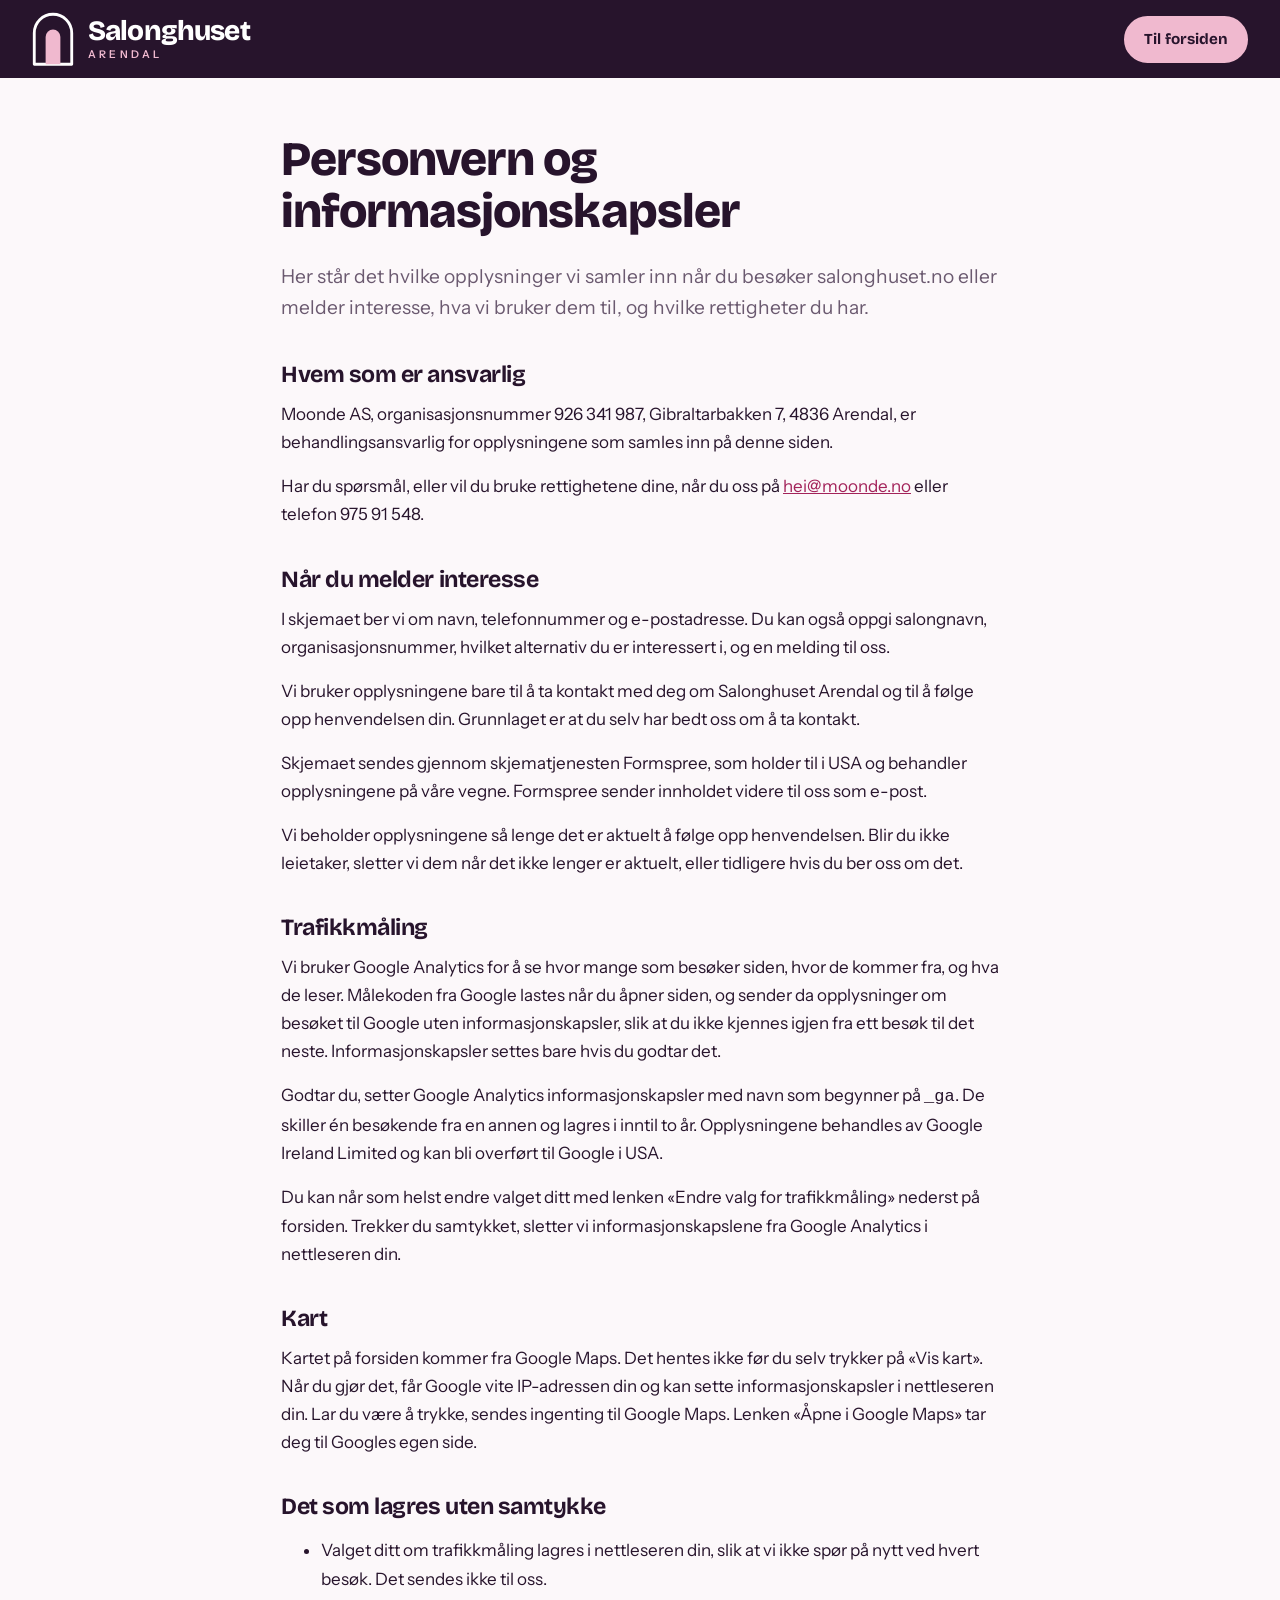
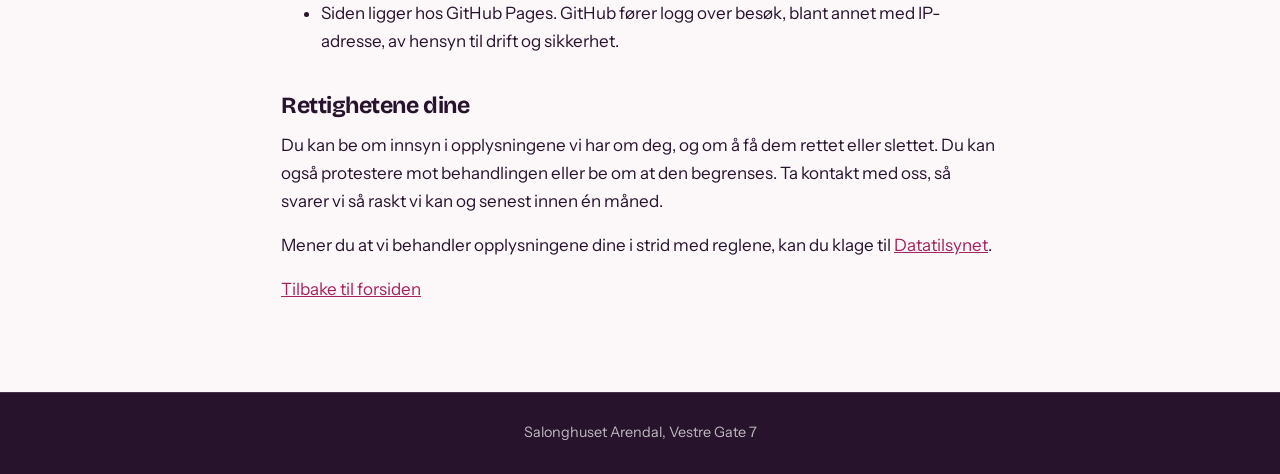
<file: nettsted/personvern.html>
<!doctype html>
<html lang="nb">
<head>
  <meta charset="utf-8">
  <meta name="viewport" content="width=device-width, initial-scale=1">
  <title>Personvern og informasjonskapsler | Salonghuset Arendal</title>
  <meta name="description" content="Slik behandler Salonghuset Arendal personopplysninger: hva vi samler inn i skjemaet, hvordan vi måler trafikk, og hvilke rettigheter du har.">
  <meta name="robots" content="index, follow">
  <link rel="canonical" href="https://salonghuset.no/personvern.html">
  <link rel="icon" href="favicon.ico" sizes="48x48">
  <link rel="icon" type="image/svg+xml" href="bilder/ikon.svg">
  <link rel="apple-touch-icon" href="bilder/ikon-180.png">
  <meta name="theme-color" content="#27142c">
  <link rel="stylesheet" href="skrifter/skrifter.css">
  <link rel="stylesheet" href="stil.css">
</head>
<body>

  <header class="sidehode">
    <a class="merke" href="./" aria-label="Salonghuset Arendal, til forsiden">
      <svg class="merke-emblem" viewBox="0 0 74 96" fill="none" aria-hidden="true">
        <path d="M4 92V37a33 33 0 0 1 66 0v55z" stroke="currentColor" stroke-width="5" stroke-linejoin="round"/>
        <path class="merke-rom" d="M24 92V44a13 13 0 0 1 26 0v48z"/>
      </svg>
      <span class="merke-tekst">
        <span class="merke-navn">Salonghuset</span>
        <span class="merke-tillegg">Arendal</span>
      </span>
    </a>
    <a class="knapp knapp-liten" href="./">Til forsiden</a>
  </header>

  <main class="personvern">
    <h1>Personvern og informasjonskapsler</h1>
    <p class="ingress">
      Her står det hvilke opplysninger vi samler inn når du besøker salonghuset.no eller melder
      interesse, hva vi bruker dem til, og hvilke rettigheter du har.
    </p>

    <h2>Hvem som er ansvarlig</h2>
    <p>
      Moonde AS, organisasjonsnummer 926 341 987, Gibraltarbakken 7, 4836 Arendal, er
      behandlingsansvarlig for opplysningene som samles inn på denne siden.
    </p>
    <p>
      Har du spørsmål, eller vil du bruke rettighetene dine, når du oss på
      <a href="mailto:hei@moonde.no">hei@moonde.no</a> eller telefon 975 91 548.
    </p>

    <h2>Når du melder interesse</h2>
    <p>
      I skjemaet ber vi om navn, telefonnummer og e-postadresse. Du kan også oppgi salongnavn,
      organisasjonsnummer, hvilket alternativ du er interessert i, og en melding til oss.
    </p>
    <p>
      Vi bruker opplysningene bare til å ta kontakt med deg om Salonghuset Arendal og til å
      følge opp henvendelsen din. Grunnlaget er at du selv har bedt oss om å ta kontakt.
    </p>
    <p>
      Skjemaet sendes gjennom skjematjenesten Formspree, som holder til i USA og behandler
      opplysningene på våre vegne. Formspree sender innholdet videre til oss som e-post.
    </p>
    <p>
      Vi beholder opplysningene så lenge det er aktuelt å følge opp henvendelsen. Blir du
      ikke leietaker, sletter vi dem når det ikke lenger er aktuelt, eller tidligere hvis du
      ber oss om det.
    </p>

    <h2>Trafikkmåling</h2>
    <p>
      Vi bruker Google Analytics for å se hvor mange som besøker siden, hvor de kommer fra, og
      hva de leser. Målekoden fra Google lastes når du åpner siden, og sender da opplysninger
      om besøket til Google uten informasjonskapsler, slik at du ikke kjennes igjen fra ett
      besøk til det neste. Informasjonskapsler settes bare hvis du godtar det.
    </p>
    <p>
      Godtar du, setter Google Analytics informasjonskapsler med navn som begynner på
      <code>_ga</code>. De skiller én besøkende fra en annen og lagres i inntil to år.
      Opplysningene behandles av Google Ireland Limited og kan bli overført til Google i USA.
    </p>
    <p>
      Du kan når som helst endre valget ditt med lenken «Endre valg for trafikkmåling» nederst
      på forsiden. Trekker du samtykket, sletter vi informasjonskapslene fra Google Analytics
      i nettleseren din.
    </p>

    <h2>Kart</h2>
    <p>
      Kartet på forsiden kommer fra Google Maps. Det hentes ikke før du selv trykker på
      «Vis kart». Når du gjør det, får Google vite IP-adressen din og kan sette
      informasjonskapsler i nettleseren din. Lar du være å trykke, sendes ingenting til Google
      Maps. Lenken «Åpne i Google Maps» tar deg til Googles egen side.
    </p>

    <h2>Det som lagres uten samtykke</h2>
    <ul>
      <li>
        Valget ditt om trafikkmåling lagres i nettleseren din, slik at vi ikke spør på nytt
        ved hvert besøk. Det sendes ikke til oss.
      </li>
      <li>
        Siden ligger hos GitHub Pages. GitHub fører logg over besøk, blant annet med
        IP-adresse, av hensyn til drift og sikkerhet.
      </li>
    </ul>

    <h2>Rettighetene dine</h2>
    <p>
      Du kan be om innsyn i opplysningene vi har om deg, og om å få dem rettet eller slettet.
      Du kan også protestere mot behandlingen eller be om at den begrenses. Ta kontakt med oss,
      så svarer vi så raskt vi kan og senest innen én måned.
    </p>
    <p>
      Mener du at vi behandler opplysningene dine i strid med reglene, kan du klage til
      <a href="https://www.datatilsynet.no/" target="_blank" rel="noopener">Datatilsynet</a>.
    </p>

    <p><a href="./">Tilbake til forsiden</a></p>
  </main>

  <footer class="sidefot">
    <p>Salonghuset Arendal, Vestre Gate 7</p>
  </footer>

</body>
</html>
</file>
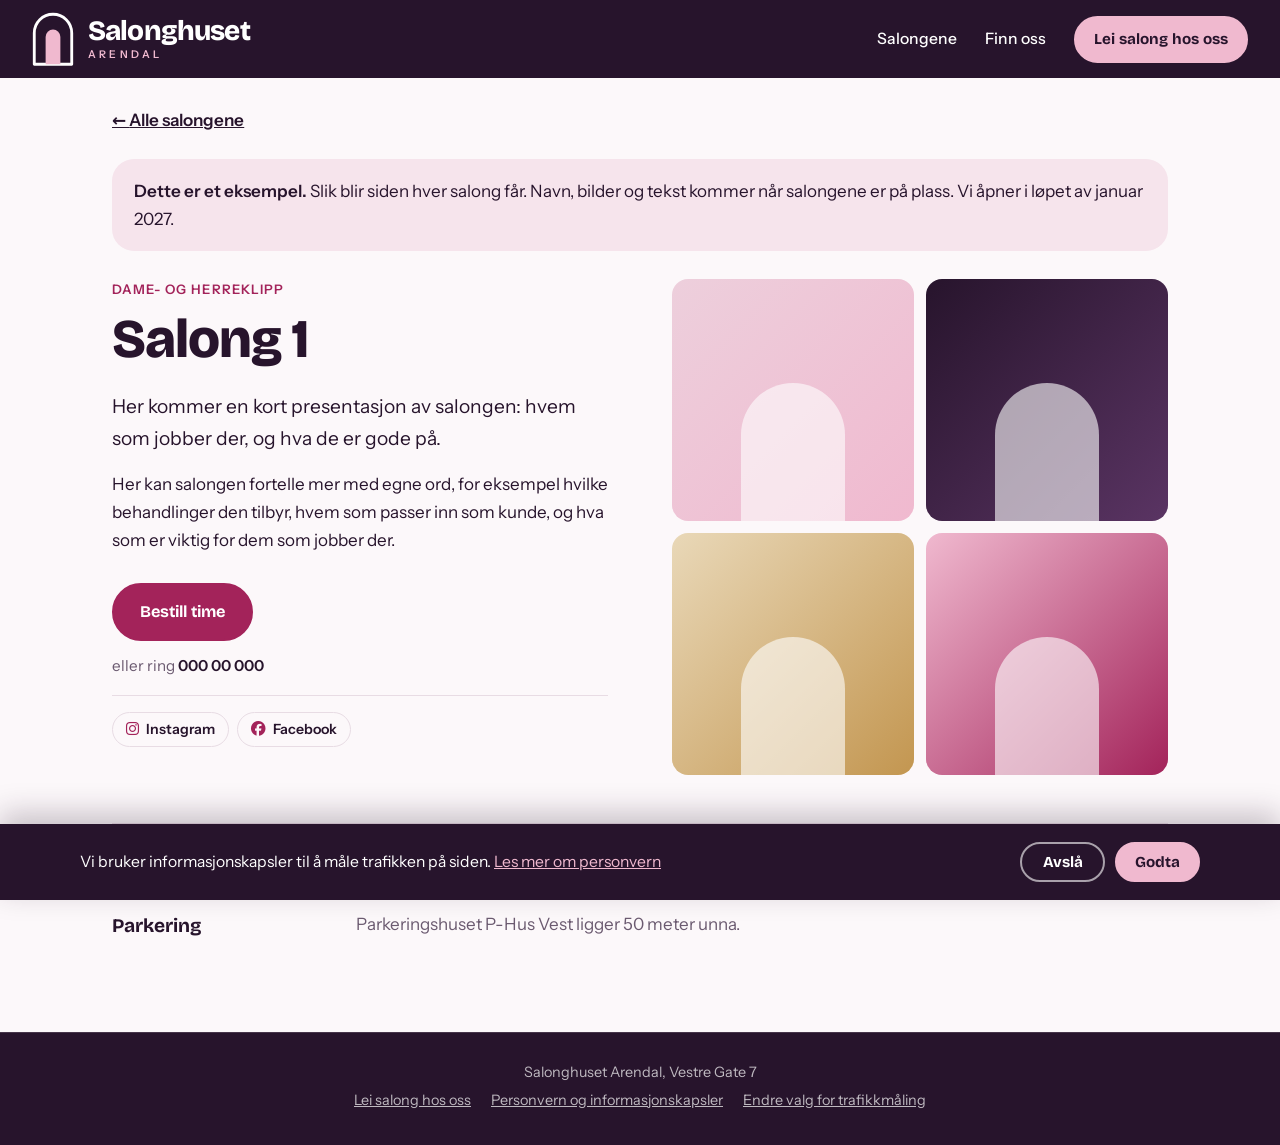
<file: nettsted/salong-eksempel.html>
<!doctype html>
<html lang="nb">
<head>
  <meta charset="utf-8">
  <meta name="viewport" content="width=device-width, initial-scale=1">
  <title>Salong 1 | Salonghuset Arendal</title>
  <meta name="description" content="Eksempel på hvordan en salong presenteres hos Salonghuset Arendal.">
  <meta name="robots" content="noindex">

  <!-- Google-taggen for trafikkmåling. Midlertidig lastet for alle, til taggen er verifisert
       hos Google. Den setter ikke informasjonskapsler før den besøkende har godtatt det.
       Valget håndteres i maling.js. -->
  <script>
    window.dataLayer = window.dataLayer || [];
    function gtag() { dataLayer.push(arguments); }
    var godtatt = false;
    try { godtatt = localStorage.getItem('samtykke-maling') === 'ja'; } catch (feil) {}
    gtag('consent', 'default', {
      analytics_storage: godtatt ? 'granted' : 'denied',
      ad_storage: 'denied',
      ad_user_data: 'denied',
      ad_personalization: 'denied'
    });
    gtag('js', new Date());
  </script>
  <script async src="https://www.googletagmanager.com/gtm.js?id=GTM-NJPCB22N"></script>

  <link rel="icon" href="favicon.ico" sizes="48x48">
  <link rel="icon" type="image/svg+xml" href="bilder/ikon.svg">
  <link rel="apple-touch-icon" href="bilder/ikon-180.png">
  <meta name="theme-color" content="#27142c">
  <link rel="stylesheet" href="skrifter/skrifter.css">
  <!-- Font Awesome, bare grunnstilen og merkevareikonene, til lenkene til sosiale medier.
       Filene ligger i mappen ikoner, slik at ingenting hentes fra en tredjepart. -->
  <link rel="stylesheet" href="ikoner/css/fontawesome.min.css">
  <link rel="stylesheet" href="ikoner/css/brands.min.css">
  <link rel="stylesheet" href="stil.css">
</head>
<body>

  <header class="sidehode">
    <a class="merke" href="index.html" aria-label="Salonghuset Arendal">
      <svg class="merke-emblem" viewBox="0 0 74 96" fill="none" aria-hidden="true">
        <path d="M4 92V37a33 33 0 0 1 66 0v55z" stroke="currentColor" stroke-width="5" stroke-linejoin="round"/>
        <path class="merke-rom" d="M24 92V44a13 13 0 0 1 26 0v48z"/>
      </svg>
      <span class="merke-tekst">
        <span class="merke-navn">Salonghuset</span>
        <span class="merke-tillegg">Arendal</span>
      </span>
    </a>
    <nav class="sidemeny" aria-label="Innhold">
      <a href="index.html#salongene">Salongene</a>
      <a href="index.html#finn-oss">Finn oss</a>
    </nav>
    <!-- Til salongene er på plass, går knappen til siden for frisører. Da byttes den til «Bestill time». -->
    <a class="knapp knapp-liten" href="lei-salong.html">Lei salong hos oss</a>
  </header>

  <main>

    <article class="salongside salong-eksempel">
      <p class="tilbake"><a href="index.html#salongene">Alle salongene</a></p>

      <div class="eksempelmerknad">
        <p>
          <strong>Dette er et eksempel.</strong> Slik blir siden hver salong får. Navn, bilder
          og tekst kommer når salongene er på plass. Vi åpner i løpet av januar 2027.
        </p>
      </div>

      <div class="salongside-topp">
        <div class="salongside-tekst">
          <p class="alternativ-merke">Dame- og herreklipp</p>
          <h1>Salong 1</h1>
          <p class="ingress">
            Her kommer en kort presentasjon av salongen: hvem som jobber der, og hva de er gode
            på.
          </p>
          <p>
            Her kan salongen fortelle mer med egne ord, for eksempel hvilke behandlinger den
            tilbyr, hvem som passer inn som kunde, og hva som er viktig for dem som jobber der.
          </p>
          <div class="salong-kontakt">
            <span class="knapp">Bestill time</span>
            <p class="salong-ellers">eller ring <span>000 00 000</span></p>
            <ul class="salong-some" aria-label="Salong 1 i sosiale medier">
              <li><span><i class="fa-brands fa-instagram" aria-hidden="true"></i>Instagram</span></li>
              <li><span><i class="fa-brands fa-facebook" aria-hidden="true"></i>Facebook</span></li>
            </ul>
          </div>
        </div>

        <div class="galleri">
          <div class="salong-bilde salong-bilde-1" role="img" aria-label="Plass til bilde 1 av 4"></div>
          <div class="salong-bilde salong-bilde-2" role="img" aria-label="Plass til bilde 2 av 4"></div>
          <div class="salong-bilde salong-bilde-3" role="img" aria-label="Plass til bilde 3 av 4"></div>
          <div class="salong-bilde salong-bilde-4" role="img" aria-label="Plass til bilde 4 av 4"></div>
        </div>
      </div>

      <dl class="etasjer salongside-sted">
        <div>
          <dt>Her finner du oss</dt>
          <dd>I Salonghuset Arendal, Vestre Gate 7, med inngang rett fra gaten.</dd>
        </div>
        <div>
          <dt>Parkering</dt>
          <dd>Parkeringshuset P-Hus Vest ligger 50 meter unna.</dd>
        </div>
      </dl>
    </article>

  </main>

  <footer class="sidefot">
    <p>Salonghuset Arendal, Vestre Gate 7</p>
    <p class="sidefot-lenker">
      <a href="lei-salong.html">Lei salong hos oss</a>
      <a href="personvern.html">Personvern og informasjonskapsler</a>
      <button type="button" class="endre-samtykke" hidden>Endre valg for trafikkmåling</button>
    </p>
  </footer>

  <script src="maling.js"></script>

</body>
</html>
</file>
<file: nettsted/skrifter/skrifter.css>
/* Skriftene Bricolage Grotesque og Instrument Sans (SIL Open Font License 1.1).
   Filene ligger her i mappen, slik at ingenting hentes fra Google Fonts. */
@font-face {
  font-family: 'Bricolage Grotesque';
  font-style: normal;
  font-weight: 500 800;
  font-stretch: 100%;
  font-display: swap;
  src: url(bricolage-grotesque-latin-ext.woff2) format('woff2');
  unicode-range: U+0100-02BA, U+02BD-02C5, U+02C7-02CC, U+02CE-02D7, U+02DD-02FF, U+0304, U+0308, U+0329, U+1D00-1DBF, U+1E00-1E9F, U+1EF2-1EFF, U+2020, U+20A0-20AB, U+20AD-20C4, U+2113, U+2C60-2C7F, U+A720-A7FF;
}
@font-face {
  font-family: 'Bricolage Grotesque';
  font-style: normal;
  font-weight: 500 800;
  font-stretch: 100%;
  font-display: swap;
  src: url(bricolage-grotesque-latin.woff2) format('woff2');
  unicode-range: U+0000-00FF, U+0131, U+0152-0153, U+02BB-02BC, U+02C6, U+02DA, U+02DC, U+0304, U+0308, U+0329, U+2000-206F, U+20AC, U+2122, U+2191, U+2193, U+2212, U+2215, U+FEFF, U+FFFD;
}
@font-face {
  font-family: 'Instrument Sans';
  font-style: normal;
  font-weight: 400 600;
  font-stretch: 100%;
  font-display: swap;
  src: url(instrument-sans-latin-ext.woff2) format('woff2');
  unicode-range: U+0100-02BA, U+02BD-02C5, U+02C7-02CC, U+02CE-02D7, U+02DD-02FF, U+0304, U+0308, U+0329, U+1D00-1DBF, U+1E00-1E9F, U+1EF2-1EFF, U+2020, U+20A0-20AB, U+20AD-20C4, U+2113, U+2C60-2C7F, U+A720-A7FF;
}
@font-face {
  font-family: 'Instrument Sans';
  font-style: normal;
  font-weight: 400 600;
  font-stretch: 100%;
  font-display: swap;
  src: url(instrument-sans-latin.woff2) format('woff2');
  unicode-range: U+0000-00FF, U+0131, U+0152-0153, U+02BB-02BC, U+02C6, U+02DA, U+02DC, U+0304, U+0308, U+0329, U+2000-206F, U+20AC, U+2122, U+2191, U+2193, U+2212, U+2215, U+FEFF, U+FFFD;
}
</file>
<file: nettsted/stil.css>
/* Uttrykket for Salonghuset Arendal: lys, rosa-lilla grunn, mørk aubergine i teksten og en
   bærfarge i knapper og priser. Toppbildet har bue i overkant, som et salongspeil. */
:root {
  --grunn: #fcf8fa;
  --flate: #ffffff;
  --rosa: #f6e4ec;
  --rosa-dyp: #edcfdc;
  --rosa-lys: #f0b9cf;
  --blekk: #27142c;
  --dempet: #6b5a70;
  --baer: #a3235a;
  --baer-mork: #7f1845;
  --messing: #c39650;
  --linje: #e8dce4;
  --overskrift: 'Bricolage Grotesque', 'Segoe UI', system-ui, sans-serif;
  --brodtekst: 'Instrument Sans', 'Segoe UI', system-ui, -apple-system, sans-serif;
  --sidebredde: 1120px;
  --marg: 20px;
  --runding: 22px;
}

*,
*::before,
*::after {
  box-sizing: border-box;
}

html {
  scroll-behavior: smooth;
}

body {
  margin: 0;
  background: var(--grunn);
  color: var(--blekk);
  font-family: var(--brodtekst);
  font-size: 1.0625rem;
  line-height: 1.65;
  -webkit-text-size-adjust: 100%;
}

img {
  display: block;
  max-width: 100%;
  height: auto;
}

h1,
h2,
h3 {
  font-family: var(--overskrift);
  line-height: 1.08;
  margin: 0;
  text-wrap: balance;
  letter-spacing: -0.02em;
}

h1 {
  font-size: clamp(2.4rem, 7.2vw, 4.1rem);
  font-weight: 800;
}

h2 {
  font-size: clamp(1.9rem, 4.6vw, 2.75rem);
  font-weight: 700;
}

h3 {
  font-size: 1.25rem;
  font-weight: 700;
}

p {
  margin: 0 0 1rem;
}

section[id],
article[id] {
  scroll-margin-top: 112px;
}

a:focus-visible,
button:focus-visible {
  outline: 3px solid var(--baer);
  outline-offset: 3px;
}

/* Sidehodet med navnet satt i overskriftsskriften */
.sidehode {
  position: sticky;
  top: 0;
  z-index: 10;
  display: flex;
  align-items: center;
  justify-content: space-between;
  gap: 16px;
  padding: 12px var(--marg);
  background: var(--blekk);
  color: #ffffff;
}

.merke {
  display: flex;
  align-items: center;
  gap: 0.5em;
  color: #ffffff;
  font-size: 1.28rem;
  text-decoration: none;
  line-height: 1;
}

/* Logoen: speilbuen i hvitt med det rosa rommet inni, og navnet i to linjer ved siden av.
   Størrelsen på hele logoen følger skriftstørrelsen på .merke. */
.merke-emblem {
  width: 1.5em;
  height: auto;
  flex: none;
}

.merke-rom {
  fill: var(--rosa-lys);
}

.merke-tekst {
  display: flex;
  flex-direction: column;
}

.merke-navn {
  font-family: var(--overskrift);
  font-size: 1em;
  font-weight: 800;
  line-height: 0.98;
  letter-spacing: -0.03em;
}

.merke-tillegg {
  margin-top: 0.5em;
  color: var(--rosa-lys);
  font-size: 0.6rem;
  font-weight: 600;
  letter-spacing: 0.3em;
  text-transform: uppercase;
}

.merke:focus-visible,
.sidehode .knapp:focus-visible,
.sidemeny a:focus-visible {
  outline-color: #ffffff;
}

.sidehode .knapp {
  background: var(--rosa-lys);
  border-color: var(--rosa-lys);
  color: var(--blekk);
}

.sidehode .knapp:hover {
  background: #ffffff;
  border-color: #ffffff;
}

.sidemeny {
  display: none;
}

.sidemeny a {
  color: #ffffff;
  font-weight: 500;
  font-size: 0.98rem;
  text-decoration: none;
}

.sidemeny a:hover {
  color: var(--rosa-lys);
}

/* Knapper */
.knapp {
  display: inline-block;
  padding: 14px 26px;
  border: 2px solid var(--baer);
  border-radius: 999px;
  background: var(--baer);
  color: #ffffff;
  font-family: var(--overskrift);
  font-size: 1.02rem;
  font-weight: 700;
  text-decoration: none;
  text-align: center;
  cursor: pointer;
  transition: background 0.2s ease, border-color 0.2s ease, color 0.2s ease;
}

.knapp:hover {
  background: var(--baer-mork);
  border-color: var(--baer-mork);
}

.knapp-lys {
  background: transparent;
  border-color: var(--blekk);
  color: var(--blekk);
}

.knapp-lys:hover {
  background: var(--blekk);
  border-color: var(--blekk);
  color: #ffffff;
}

.knapp-liten {
  padding: 9px 18px;
  font-size: 0.95rem;
}

.knapperad {
  display: flex;
  flex-wrap: wrap;
  gap: 12px;
  margin-top: 1.75rem;
}

/* Felles ramme for seksjonene */
main > section {
  padding: 60px var(--marg);
}

.for-hvem,
.alternativene,
.med-i-prisen,
.lokalene,
.sporsmal,
.topp-innhold {
  max-width: var(--sidebredde);
  margin: 0 auto;
}

.seksjonsinnledning {
  max-width: 44em;
  margin-bottom: 2rem;
}

.seksjonsinnledning p {
  margin: 1rem 0 0;
  color: var(--dempet);
  font-size: 1.1rem;
}

/* Toppseksjonen */
main > .topp {
  background:
    radial-gradient(60rem 30rem at 85% -10%, var(--rosa-dyp), transparent 70%),
    var(--rosa);
  padding-top: 44px;
}

.topp-innhold {
  display: grid;
  gap: 40px;
}

.stedsmerke {
  display: inline-block;
  margin: 0 0 1rem;
  padding: 6px 14px;
  border: 1.5px solid var(--blekk);
  border-radius: 999px;
  font-size: 0.86rem;
  font-weight: 600;
  letter-spacing: 0.04em;
  text-transform: uppercase;
}

.ingress {
  margin-top: 1.4rem;
  font-size: 1.2rem;
  max-width: 34em;
}

/* På mobil står de tre valgene i toppen under hverandre, like brede */
@media (max-width: 699px) {
  .topp .knapperad {
    flex-direction: column;
  }
}

.oppstart {
  max-width: 34em;
  margin: 1.25rem 0 0;
  padding: 14px 18px;
  border-radius: 14px;
  background: var(--flate);
  font-weight: 500;
}

.topp-bilde,
.alternativ-bilde {
  margin: 0;
}

/* Bue i overkant, som et salongspeil */
.topp-bilde img {
  width: 100%;
  aspect-ratio: 4 / 5;
  object-fit: cover;
  object-position: 60% 65%;
  border-radius: 999px 999px var(--runding) var(--runding);
  border: 6px solid var(--flate);
  box-shadow: 0 24px 50px rgba(39, 20, 44, 0.18);
}

.topp-bilde {
  max-width: 440px;
  margin-inline: auto;
}

figcaption {
  margin-top: 12px;
  font-size: 0.92rem;
  color: var(--dempet);
}

/* Liten, dempet opplysning under en bildetekst */
.bildemerknad {
  display: block;
  margin-top: 2px;
  font-size: 0.78rem;
  opacity: 0.85;
}

/* Hvem det passer for */
.for-hvem {
  display: grid;
  gap: 24px;
}

.for-hvem-tekst p {
  max-width: 40em;
}

.for-hvem-tekst p:first-child {
  font-size: 1.2rem;
}

/* De tre veiene: stolleie, eget lokale og Salonghuset */
.veiene {
  max-width: var(--sidebredde);
  margin: 0 auto;
}

.veirad {
  display: grid;
  gap: 20px;
}

.vei {
  display: flex;
  flex-direction: column;
  align-items: flex-start;
  padding: 28px 24px;
  border: 1px solid var(--linje);
  border-radius: var(--runding);
  background: var(--flate);
}

.vei h3 {
  font-size: clamp(1.5rem, 3.4vw, 1.85rem);
}

.vei-kort {
  margin: 0.8rem 0 0;
  font-size: 1.08rem;
  font-weight: 500;
}

.punkter {
  display: grid;
  gap: 14px;
  width: 100%;
  margin: 1.3rem 0 0;
  padding-top: 1.2rem;
  border-top: 1px solid var(--linje);
}

.punkter dt {
  color: var(--dempet);
  font-size: 0.8rem;
  font-weight: 600;
  letter-spacing: 0.06em;
  text-transform: uppercase;
}

.punkter dd {
  margin: 2px 0 0;
}

/* Vår egen vei er den mørke flaten, slik at den skiller seg fra de to andre */
.vei-vaar {
  background: var(--blekk);
  border-color: var(--blekk);
  color: #ffffff;
}

.vei-vaar .alternativ-merke {
  color: var(--rosa-lys);
}

.vei-vaar .punkter {
  border-top-color: rgba(255, 255, 255, 0.2);
}

.vei-vaar .punkter dt {
  color: #cdbfd1;
}

.vei-vaar .knapp {
  margin-top: auto;
  background: #ffffff;
  border-color: #ffffff;
  color: var(--blekk);
}

.vei-vaar .knapp:hover {
  background: var(--rosa);
  border-color: var(--rosa);
}

.vei-vaar .knapp:focus-visible {
  outline-color: #ffffff;
}

.vei-vaar .punkter {
  margin-bottom: 1.6rem;
}

/* Rom og priser */
.alternativ {
  display: flex;
  flex-direction: column;
  align-items: flex-start;
  padding: 28px 24px;
  border: 1px solid var(--linje);
  border-radius: var(--runding);
  background: var(--flate);
}

.alternativ + .alternativrad,
.alternativrad + .alternativ {
  margin-top: 20px;
}

.alternativrad {
  display: grid;
  gap: 20px;
}

.alternativ h3 {
  font-size: clamp(1.7rem, 4vw, 2.2rem);
}

.alternativ-merke {
  margin: 0 0 0.6rem;
  color: var(--baer);
  font-size: 0.82rem;
  font-weight: 600;
  letter-spacing: 0.08em;
  text-transform: uppercase;
}

.pris {
  margin: 0.9rem 0 1.1rem;
  color: var(--dempet);
  font-size: 0.98rem;
}

.belop {
  display: block;
  font-family: var(--overskrift);
  font-size: clamp(2.6rem, 7vw, 3.4rem);
  font-weight: 800;
  line-height: 1;
  letter-spacing: -0.03em;
  color: var(--blekk);
  font-variant-numeric: tabular-nums;
}

.alternativ p {
  max-width: 38em;
}

.fakta {
  display: grid;
  grid-template-columns: repeat(3, auto);
  gap: 8px 28px;
  width: 100%;
  margin: 0.5rem 0 1.5rem;
  padding-top: 1.1rem;
  border-top: 1px solid var(--linje);
}

.fakta div {
  min-width: 0;
}

.fakta dt {
  color: var(--dempet);
  font-size: 0.8rem;
  font-weight: 600;
  letter-spacing: 0.06em;
  text-transform: uppercase;
}

.fakta dd {
  margin: 2px 0 0;
  font-family: var(--overskrift);
  font-size: 1.15rem;
  font-weight: 700;
}

.alternativ .knapp {
  margin-top: auto;
}

/* Eget rom er hovedtilbudet og får bilde og mørk flate */
.alternativ-med-bilde {
  display: grid;
  gap: 28px;
  background: var(--blekk);
  border-color: var(--blekk);
  color: #ffffff;
}

.alternativ-med-bilde .alternativ-innhold {
  display: flex;
  flex-direction: column;
  align-items: flex-start;
}

.alternativ-med-bilde .alternativ-merke {
  color: var(--rosa-dyp);
}

.alternativ-med-bilde .belop {
  color: #ffffff;
}

.alternativ-med-bilde .pris,
.alternativ-med-bilde .fakta dt,
.alternativ-med-bilde figcaption {
  color: #cdbfd1;
}

.alternativ-med-bilde .fakta {
  border-top-color: rgba(255, 255, 255, 0.2);
}

.alternativ-med-bilde .knapp {
  background: #ffffff;
  border-color: #ffffff;
  color: var(--blekk);
}

.alternativ-med-bilde .knapp:hover {
  background: var(--rosa);
  border-color: var(--rosa);
}

.alternativ-med-bilde .knapp:focus-visible {
  outline-color: #ffffff;
}

.alternativ-bilde img {
  width: 100%;
  aspect-ratio: 4 / 3;
  object-fit: cover;
  object-position: 70% 62%;
  border-radius: 14px;
}

/* Plass i delt rom */
.alternativ-delt {
  display: grid;
  gap: 8px;
  background: var(--rosa);
  border-color: var(--rosa-dyp);
}

.forbehold {
  color: var(--dempet);
  font-size: 0.95rem;
}

/* Hva som er med, og hva du holder selv */
.med-og-selv {
  display: grid;
  gap: 20px;
  align-items: start;
}

.oversikt {
  padding: 28px 24px;
  border-radius: var(--runding);
}

.oversikt-med {
  background: var(--flate);
  border: 1px solid var(--linje);
}

.oversikt-selv {
  border: 1.5px dashed var(--rosa-dyp);
}

.oversikt h3 {
  font-size: 1.45rem;
}

.oversikt h4 {
  margin: 1.5rem 0 0;
  color: var(--dempet);
  font-family: var(--brodtekst);
  font-size: 0.8rem;
  font-weight: 600;
  letter-spacing: 0.08em;
  text-transform: uppercase;
}

.oversikt h4 + ul {
  margin-top: 0.7rem;
}

.oversikt ul {
  display: grid;
  gap: 0.55rem;
  margin: 1.1rem 0 0;
  padding: 0;
  list-style: none;
}

.oversikt li {
  position: relative;
  padding-left: 1.7rem;
}

.oversikt li::before {
  content: '';
  position: absolute;
  left: 0;
  top: 0.5em;
  width: 0.7rem;
  height: 0.7rem;
  border-radius: 50%;
}

.oversikt-med li::before {
  background: var(--baer);
}

.oversikt-selv li::before {
  border: 2px solid var(--dempet);
}

/* Samarbeidet med EasySalon */
main > .kassasystem {
  padding-top: 0;
}

.kassasystem-innhold {
  display: grid;
  gap: 28px;
  max-width: var(--sidebredde);
  margin: 0 auto;
  padding: 28px 24px;
  border-radius: var(--runding);
  background: var(--rosa);
}

/* Den andre samarbeidsseksjonen står på hvit flate, så de to skiller seg fra hverandre */
.kassasystem-lys {
  background: var(--flate);
  border: 1px solid var(--linje);
}

.kassasystem-lys .kassasystem-punkter li {
  border-top-color: var(--linje);
}

.kassasystem + .kassasystem {
  margin-top: -36px;
}

.kassasystem-tekst h2 {
  font-size: clamp(1.6rem, 3.6vw, 2.1rem);
  margin-bottom: 1rem;
}

.kassasystem-tekst p {
  max-width: 36em;
}

.kassasystem-tekst .knapp {
  margin-top: 0.5rem;
}

.kassasystem-punkter {
  display: grid;
  gap: 0;
  margin: 0;
  padding: 0;
  list-style: none;
}

.kassasystem-punkter li {
  padding: 14px 0;
  border-top: 1px solid var(--rosa-dyp);
  color: var(--dempet);
}

.kassasystem-punkter li:first-child {
  border-top: 0;
  padding-top: 0;
}

.kassasystem-punkter strong {
  display: block;
  color: var(--blekk);
  font-family: var(--overskrift);
  font-size: 1.1rem;
}

@media (min-width: 980px) {
  .kassasystem-innhold {
    grid-template-columns: 1fr 1fr;
    gap: 56px;
    padding: 48px;
  }
}

/* Lokalene */
.lokalene {
  display: grid;
  gap: 24px;
}

.lokalene-tekst > p {
  max-width: 40em;
  font-size: 1.2rem;
}

.etasjer {
  display: grid;
  gap: 0;
  margin: 1.5rem 0 0;
}

.etasjer div {
  display: grid;
  gap: 4px;
  padding: 18px 0;
  border-top: 1px solid var(--linje);
}

.etasjer dt {
  font-family: var(--overskrift);
  font-size: 1.2rem;
  font-weight: 700;
}

.etasjer dd {
  margin: 0;
  max-width: 40em;
  color: var(--dempet);
}

/* Vanlige spørsmål: hvert spørsmål åpnes ved trykk */
.sporsmal-liste {
  max-width: 46em;
  margin-top: 1.75rem;
  border-bottom: 1px solid var(--linje);
}

.sporsmal details {
  border-top: 1px solid var(--linje);
}

.sporsmal summary {
  position: relative;
  padding: 18px 40px 18px 0;
  font-family: var(--overskrift);
  font-size: 1.15rem;
  font-weight: 700;
  cursor: pointer;
  list-style: none;
}

.sporsmal summary::-webkit-details-marker {
  display: none;
}

.sporsmal summary::after {
  content: '+';
  position: absolute;
  top: 14px;
  right: 6px;
  color: var(--baer);
  font-size: 1.5rem;
  font-weight: 500;
}

.sporsmal details[open] summary::after {
  content: '−';
}

.sporsmal details p {
  margin: 0 0 20px;
  color: var(--dempet);
}

/* Forsiden: salongene i huset */
.salongene,
.finn-oss {
  max-width: var(--sidebredde);
  margin: 0 auto;
}

/* Forsiden går rett på salongene, med bare en kort innledning over kortene */
main > .salongene {
  padding-top: 36px;
}

.forside-innledning {
  max-width: 46em;
  margin-bottom: 1.75rem;
}

.forside-innledning h1 {
  font-size: clamp(2rem, 5.4vw, 3.1rem);
}

.forside-innledning > p:last-child {
  margin: 0.9rem 0 0;
  color: var(--dempet);
  font-size: 1.12rem;
}

/* Overskrift for hver by over salongene som holder til der. */
.by-topp {
  max-width: 46em;
  margin: 2.25rem 0 1.5rem;
  padding-top: 1.5rem;
  border-top: 1.5px solid color-mix(in srgb, currentColor 14%, transparent);
}

.by-topp h2 {
  margin: 0;
}

.by-topp > p:last-child {
  margin: 0.5rem 0 0;
  color: var(--dempet);
}

/* Fram til åpning: salongene på forsiden er eksempler, og det sier vi tydelig. Merknaden,
   merket på hvert kort og reglene for .salong-eksempel fjernes når salongene er ekte. */
.eksempelmerknad {
  display: flex;
  flex-wrap: wrap;
  align-items: center;
  gap: 14px 24px;
  margin: 0 0 1.75rem;
  padding: 18px 22px;
  border-radius: var(--runding);
  background: var(--rosa);
}

.eksempelmerknad p {
  flex: 1 1 22em;
  margin: 0;
}

.eksempelmerke {
  position: absolute;
  top: 14px;
  left: 14px;
  z-index: 1;
  margin: 0;
  padding: 4px 12px;
  border-radius: 999px;
  background: var(--blekk);
  color: #fff;
  font-size: 0.78rem;
  font-weight: 600;
  letter-spacing: 0.06em;
  text-transform: uppercase;
}

/* Bestilling, telefon og sosiale medier i eksemplene er tekst, ikke lenker */
.salong-eksempel .salong-kontakt .knapp {
  cursor: default;
  pointer-events: none;
}

.salong-ellers span {
  color: var(--blekk);
  font-weight: 600;
}

.salong-some span {
  display: inline-block;
  padding: 5px 13px;
  border: 1.5px solid var(--linje);
  border-radius: 999px;
  color: var(--blekk);
  font-size: 0.88rem;
  font-weight: 600;
}

.salongrad {
  display: grid;
  gap: 20px;
}

.salong {
  position: relative;
  display: flex;
  flex-direction: column;
  overflow: hidden;
  border: 1px solid var(--linje);
  border-radius: var(--runding);
  background: var(--flate);
}

/* Plassen til salongens bilde. Til bildene kommer, står speilbuen på en farget flate. */
.salong-bilde {
  position: relative;
  height: 190px;
  background: var(--rosa);
}

.salong-bilde::after {
  content: '';
  position: absolute;
  left: 50%;
  bottom: 0;
  width: 104px;
  height: 138px;
  border-radius: 999px 999px 0 0;
  background: rgba(255, 255, 255, 0.6);
  transform: translateX(-50%);
}

.salong-bilde-1 { background: linear-gradient(135deg, var(--rosa-dyp), var(--rosa-lys)); }
.salong-bilde-2 { background: linear-gradient(135deg, var(--blekk), #5a3463); }
.salong-bilde-3 { background: linear-gradient(135deg, #e9d8b8, var(--messing)); }
.salong-bilde-4 { background: linear-gradient(135deg, var(--rosa-lys), var(--baer)); }
.salong-bilde-5 { background: linear-gradient(135deg, var(--rosa), var(--rosa-dyp)); }

.salong-innhold {
  display: flex;
  flex: 1;
  flex-direction: column;
  align-items: flex-start;
  padding: 24px;
}

.salong h3 {
  font-size: 1.6rem;
  margin-bottom: 0.7rem;
}

/* Slik kundene når salongen: timebestilling, telefon eller e-post, og sosiale medier */
.salong-kontakt {
  width: 100%;
  margin-top: auto;
}

.salong-ellers {
  margin: 0.7rem 0 0;
  font-size: 0.95rem;
  color: var(--dempet);
}

.salong-ellers a {
  color: var(--blekk);
  font-weight: 600;
}

.salong-some {
  display: flex;
  flex-wrap: wrap;
  gap: 8px;
  margin: 1.1rem 0 0;
  padding: 1rem 0 0;
  border-top: 1px solid var(--linje);
  list-style: none;
}

.salong-some a {
  display: inline-block;
  padding: 5px 13px;
  border: 1.5px solid var(--linje);
  border-radius: 999px;
  color: var(--blekk);
  font-size: 0.88rem;
  font-weight: 600;
  text-decoration: none;
}

.salong-some i {
  margin-right: 7px;
  color: var(--baer);
  font-size: 1.05em;
}

.salong-some a:hover {
  border-color: var(--baer);
  color: var(--baer);
}

.salong-innhold > p:not(.alternativ-merke) {
  color: var(--dempet);
}

/* Kortene er klikkbare: bildet, navnet og lenken «Les mer» går til salongens egen side */
a.salong-bilde {
  display: block;
}

.salong h3 a {
  color: inherit;
  text-decoration: none;
}

.salong h3 a:hover,
.les-mer:hover {
  color: var(--baer);
}

.les-mer {
  margin-bottom: 1.3rem;
  color: var(--blekk);
  font-weight: 600;
}

.les-mer::after {
  content: ' \2192';
}

/* Siden til én salong, som kan stå i stedet for en egen nettside */
.salongside {
  max-width: var(--sidebredde);
  margin: 0 auto;
  padding: 28px var(--marg) 72px;
}

.tilbake {
  margin-bottom: 1.5rem;
  font-weight: 600;
}

.tilbake a {
  color: var(--blekk);
}

.tilbake a::before {
  content: '\2190  ';
}

.salongside-topp {
  display: grid;
  gap: 32px;
}

.salongside-tekst h1 {
  font-size: clamp(2.2rem, 6vw, 3.4rem);
}

.salongside-tekst .salong-kontakt {
  margin-top: 1.75rem;
}

/* Inntil fire bilder per salong, to og to */
.galleri {
  display: grid;
  grid-template-columns: repeat(2, 1fr);
  gap: 12px;
  align-self: start;
}

.galleri .salong-bilde,
.galleri img {
  width: 100%;
  height: auto;
  aspect-ratio: 1 / 1;
  border-radius: 16px;
  object-fit: cover;
  overflow: hidden;
}

.salongside-sted {
  margin-top: 3rem;
}

@media (min-width: 980px) {
  .salongside-topp {
    grid-template-columns: 1fr 1fr;
    gap: 64px;
    align-items: start;
  }
}

/* Det siste kortet er inngangen for frisører som vil leie rom */
.salong-ledig {
  justify-content: center;
  border: 1.5px dashed var(--rosa-lys);
  background: var(--rosa);
}

.salong-ledig .salong-innhold {
  flex: none;
}

.salong-ledig .knapp {
  margin-top: 0.5rem;
}

/* Forsiden: finn oss */
.finn-oss {
  display: grid;
  gap: 24px;
}

.finn-oss-tekst > p {
  max-width: 40em;
  font-size: 1.2rem;
}

/* Kartet under «Finn oss». Flaten står der til den besøkende ber om kartet. */
.kart {
  grid-column: 1 / -1;
}

.kart-flate,
.kart iframe {
  display: flex;
  width: 100%;
  height: 340px;
  border: 1px solid var(--linje);
  border-radius: var(--runding);
}

.kart-flate {
  flex-direction: column;
  align-items: center;
  justify-content: center;
  gap: 14px;
  background:
    linear-gradient(var(--linje) 1px, transparent 1px) 0 0 / 100% 56px,
    linear-gradient(90deg, var(--linje) 1px, transparent 1px) 0 0 / 56px 100%,
    var(--rosa);
}

.kart-adresse {
  margin: 0;
  font-family: var(--overskrift);
  font-size: 1.3rem;
  font-weight: 700;
}

.kart-merknad {
  margin: 10px 0 0;
  color: var(--dempet);
  font-size: 0.9rem;
}

.kart-merknad a {
  color: var(--blekk);
  font-weight: 600;
}

@media (min-width: 700px) {
  .kart-flate,
  .kart iframe {
    height: 420px;
  }
}

/* Meld interesse */
main > .interesse {
  background: var(--rosa);
}

.interesse-innhold {
  max-width: 760px;
  margin: 0 auto;
}

.interesse-innhold > p {
  margin-top: 1rem;
}

.skjema {
  display: grid;
  gap: 18px;
  margin-top: 1.75rem;
  padding: 28px 22px;
  border-radius: var(--runding);
  background: var(--flate);
}

.skjemafelt label {
  display: block;
  margin-bottom: 6px;
  font-weight: 600;
}

.valgfritt {
  margin-left: 4px;
  font-size: 0.85rem;
  font-weight: 400;
  color: var(--dempet);
}

.skjema input,
.skjema select,
.skjema textarea {
  width: 100%;
  padding: 12px 14px;
  border: 1.5px solid #cfc2cc;
  border-radius: 12px;
  background: var(--flate);
  color: var(--blekk);
  font: inherit;
}

.skjema textarea {
  resize: vertical;
}

.skjema input:focus,
.skjema select:focus,
.skjema textarea:focus {
  outline: 3px solid var(--rosa-dyp);
  border-color: var(--baer);
}

.skjema button:disabled {
  opacity: 0.6;
  cursor: wait;
}

/* Feltet som bare roboter fyller ut */
.skjult-felt {
  position: absolute;
  left: -9999px;
  width: 1px;
  height: 1px;
  overflow: hidden;
}

.skjema-merknad {
  margin: 14px 0 0;
  font-size: 0.92rem;
  color: var(--dempet);
}

.skjema-tilbakemelding {
  margin: 1.25rem 0 0;
  padding: 16px 18px;
  border-radius: 12px;
  font-weight: 500;
}

.skjema-tilbakemelding.sendt {
  background: var(--flate);
  border: 1.5px solid var(--baer);
}

.skjema-tilbakemelding.feil {
  background: #fde8e8;
  color: #8a1c1c;
}

/* Kontakt */
main > .kontakt {
  background: var(--blekk);
  color: #ffffff;
  text-align: center;
  padding-top: 72px;
  padding-bottom: 72px;
}

.kontakt p {
  max-width: 32em;
  margin: 1rem auto 0;
  font-size: 1.15rem;
}

.kontakt .knapperad {
  justify-content: center;
}

.kontakt .knapp {
  background: #ffffff;
  border-color: #ffffff;
  color: var(--blekk);
}

.kontakt .knapp:hover {
  background: var(--rosa);
  border-color: var(--rosa);
}

.kontakt .knapp-lys {
  background: transparent;
  color: #ffffff;
}

.kontakt .knapp-lys:hover {
  background: #ffffff;
  color: var(--blekk);
}

.kontakt a:focus-visible {
  outline-color: #ffffff;
}

/* Bunnen av siden */
.sidefot {
  padding: 28px var(--marg);
  background: var(--blekk);
  border-top: 1px solid rgba(255, 255, 255, 0.14);
  color: rgba(255, 255, 255, 0.7);
  font-size: 0.9rem;
  text-align: center;
}

.sidefot p {
  margin: 0 0 4px;
}

/* Nettbrett og bredere */
@media (min-width: 700px) {
  :root {
    --marg: 32px;
  }

  .merke {
    font-size: 1.75rem;
  }

  .merke-tillegg {
    font-size: 0.66rem;
  }

  .alternativrad,
  .med-og-selv,
  .salongrad,
  .skjema {
    grid-template-columns: repeat(2, 1fr);
  }

  .alternativ,
  .oversikt {
    padding: 36px;
  }

  .vei {
    padding: 32px 28px;
  }

  .skjema {
    padding: 36px;
  }

  .skjemafelt-bredt {
    grid-column: 1 / -1;
  }

  main > section {
    padding-top: 88px;
    padding-bottom: 88px;
  }

  .etasjer div {
    grid-template-columns: 220px 1fr;
    gap: 24px;
  }
}

/* Skrivebord */
@media (min-width: 980px) {
  .sidemeny {
    display: flex;
    gap: 28px;
    margin-left: auto;
    margin-right: 12px;
  }

  .topp-innhold {
    grid-template-columns: 1.15fr 0.85fr;
    align-items: center;
    gap: 64px;
  }

  main > .topp {
    padding-top: 72px;
  }

  .salongrad {
    grid-template-columns: repeat(3, 1fr);
  }

  .for-hvem,
  .finn-oss,
  .lokalene {
    grid-template-columns: 0.8fr 1.2fr;
    gap: 56px;
  }

  .veirad {
    grid-template-columns: repeat(3, 1fr);
  }

  /* Lik høyde på den korte teksten, så punktene under starter på samme linje i alle tre */
  .vei-kort {
    min-height: 5.4rem;
  }

  .alternativ-med-bilde {
    grid-template-columns: 0.9fr 1.1fr;
    align-items: center;
    gap: 48px;
    padding: 44px;
  }

  .alternativ-bilde img {
    aspect-ratio: 1 / 1;
  }

  .alternativ-delt {
    grid-template-columns: 0.8fr 1.2fr;
    gap: 48px;
  }
}

@media (prefers-reduced-motion: reduce) {
  html {
    scroll-behavior: auto;
  }

  .knapp {
    transition: none;
  }
}

/* Menyen har fem punkter og trenger litt mer bredde enn resten av skrivebordsoppsettet */
@media (max-width: 1099px) {
  .sidemeny {
    display: none;
  }
}

/* På mobil og nettbrett står bildet rett under overskriften, og teksten følger etter */
@media (max-width: 979px) {
  .topp-innhold {
    gap: 0;
  }

  .topp-tekst {
    display: contents;
  }

  .topp-tekst > * {
    order: 3;
  }

  .topp-tekst > .stedsmerke,
  .topp-tekst > h1 {
    order: 1;
  }

  .topp-tekst > .stedsmerke {
    justify-self: start;
  }

  .topp-bilde {
    order: 2;
    width: 100%;
    margin-top: 28px;
  }
}

/* Spørsmålet om samtykke til trafikkmåling, nederst på skjermen */
.samtykke {
  position: fixed;
  left: 0;
  right: 0;
  bottom: 0;
  z-index: 20;
  padding: 18px var(--marg);
  background: var(--blekk);
  color: #ffffff;
  box-shadow: 0 -10px 30px rgba(39, 20, 44, 0.25);
}

.samtykke-innhold {
  display: grid;
  gap: 14px;
  max-width: var(--sidebredde);
  margin: 0 auto;
}

.samtykke p {
  margin: 0;
  font-size: 0.98rem;
  line-height: 1.5;
}

.samtykke a {
  color: var(--rosa-lys);
}

/* De to valgene er like store. Godta er fylt, avslå har bare ramme. */
.samtykke-valg {
  display: grid;
  grid-template-columns: 1fr 1fr;
  gap: 10px;
}

.samtykke .knapp {
  background: var(--rosa-lys);
  border-color: var(--rosa-lys);
  color: var(--blekk);
}

.samtykke .knapp:hover {
  background: #ffffff;
  border-color: #ffffff;
}

.samtykke :focus-visible {
  outline-color: #ffffff;
}

@media (min-width: 900px) {
  .samtykke-innhold {
    grid-template-columns: 1fr auto;
    align-items: center;
    gap: 32px;
  }
}

/* Lenkene i bunnteksten */
.sidefot a,
.sidefot button {
  color: inherit;
}

.sidefot button {
  padding: 0;
  border: 0;
  background: none;
  font: inherit;
  text-decoration: underline;
  cursor: pointer;
}

.sidefot-lenker {
  display: flex;
  flex-wrap: wrap;
  justify-content: center;
  gap: 6px 20px;
}

/* Siden med personvernerklæringen */
.personvern {
  max-width: 46em;
  margin: 0 auto;
  padding: 56px var(--marg) 72px;
}

.personvern h1 {
  font-size: clamp(2rem, 5.5vw, 3rem);
}

.personvern h2 {
  margin-top: 2.4rem;
  margin-bottom: 0.8rem;
  font-size: 1.45rem;
}

.personvern .ingress {
  max-width: none;
  color: var(--dempet);
}

.personvern li {
  margin-bottom: 0.4rem;
}

.personvern a {
  color: var(--baer);
}

.samtykke .knapp[data-valg="nei"] {
  background: transparent;
  border-color: rgba(255, 255, 255, 0.6);
  color: #ffffff;
}

.samtykke .knapp[data-valg="nei"]:hover {
  background: rgba(255, 255, 255, 0.12);
  border-color: #ffffff;
}
</file>
<file: nettsted/ikoner/css/brands.min.css>
/*!
 * Font Awesome Free 6.7.2 by @fontawesome - https://fontawesome.com
 * License - https://fontawesome.com/license/free (Icons: CC BY 4.0, Fonts: SIL OFL 1.1, Code: MIT License)
 * Copyright 2024 Fonticons, Inc.
 */
:host,:root{--fa-style-family-brands:"Font Awesome 6 Brands";--fa-font-brands:normal 400 1em/1 "Font Awesome 6 Brands"}@font-face{font-family:"Font Awesome 6 Brands";font-style:normal;font-weight:400;font-display:block;src:url(../webfonts/fa-brands-400.woff2) format("woff2"),url(../webfonts/fa-brands-400.ttf) format("truetype")}.fa-brands,.fab{font-weight:400}.fa-monero{--fa:"\f3d0"}.fa-hooli{--fa:"\f427"}.fa-yelp{--fa:"\f1e9"}.fa-cc-visa{--fa:"\f1f0"}.fa-lastfm{--fa:"\f202"}.fa-shopware{--fa:"\f5b5"}.fa-creative-commons-nc{--fa:"\f4e8"}.fa-aws{--fa:"\f375"}.fa-redhat{--fa:"\f7bc"}.fa-yoast{--fa:"\f2b1"}.fa-cloudflare{--fa:"\e07d"}.fa-ups{--fa:"\f7e0"}.fa-pixiv{--fa:"\e640"}.fa-wpexplorer{--fa:"\f2de"}.fa-dyalog{--fa:"\f399"}.fa-bity{--fa:"\f37a"}.fa-stackpath{--fa:"\f842"}.fa-buysellads{--fa:"\f20d"}.fa-first-order{--fa:"\f2b0"}.fa-modx{--fa:"\f285"}.fa-guilded{--fa:"\e07e"}.fa-vnv{--fa:"\f40b"}.fa-js-square,.fa-square-js{--fa:"\f3b9"}.fa-microsoft{--fa:"\f3ca"}.fa-qq{--fa:"\f1d6"}.fa-orcid{--fa:"\f8d2"}.fa-java{--fa:"\f4e4"}.fa-invision{--fa:"\f7b0"}.fa-creative-commons-pd-alt{--fa:"\f4ed"}.fa-centercode{--fa:"\f380"}.fa-glide-g{--fa:"\f2a6"}.fa-drupal{--fa:"\f1a9"}.fa-jxl{--fa:"\e67b"}.fa-dart-lang{--fa:"\e693"}.fa-hire-a-helper{--fa:"\f3b0"}.fa-creative-commons-by{--fa:"\f4e7"}.fa-unity{--fa:"\e049"}.fa-whmcs{--fa:"\f40d"}.fa-rocketchat{--fa:"\f3e8"}.fa-vk{--fa:"\f189"}.fa-untappd{--fa:"\f405"}.fa-mailchimp{--fa:"\f59e"}.fa-css3-alt{--fa:"\f38b"}.fa-reddit-square,.fa-square-reddit{--fa:"\f1a2"}.fa-vimeo-v{--fa:"\f27d"}.fa-contao{--fa:"\f26d"}.fa-square-font-awesome{--fa:"\e5ad"}.fa-deskpro{--fa:"\f38f"}.fa-brave{--fa:"\e63c"}.fa-sistrix{--fa:"\f3ee"}.fa-instagram-square,.fa-square-instagram{--fa:"\e055"}.fa-battle-net{--fa:"\f835"}.fa-the-red-yeti{--fa:"\f69d"}.fa-hacker-news-square,.fa-square-hacker-news{--fa:"\f3af"}.fa-edge{--fa:"\f282"}.fa-threads{--fa:"\e618"}.fa-napster{--fa:"\f3d2"}.fa-snapchat-square,.fa-square-snapchat{--fa:"\f2ad"}.fa-google-plus-g{--fa:"\f0d5"}.fa-artstation{--fa:"\f77a"}.fa-markdown{--fa:"\f60f"}.fa-sourcetree{--fa:"\f7d3"}.fa-google-plus{--fa:"\f2b3"}.fa-diaspora{--fa:"\f791"}.fa-foursquare{--fa:"\f180"}.fa-stack-overflow{--fa:"\f16c"}.fa-github-alt{--fa:"\f113"}.fa-phoenix-squadron{--fa:"\f511"}.fa-pagelines{--fa:"\f18c"}.fa-algolia{--fa:"\f36c"}.fa-red-river{--fa:"\f3e3"}.fa-creative-commons-sa{--fa:"\f4ef"}.fa-safari{--fa:"\f267"}.fa-google{--fa:"\f1a0"}.fa-font-awesome-alt,.fa-square-font-awesome-stroke{--fa:"\f35c"}.fa-atlassian{--fa:"\f77b"}.fa-linkedin-in{--fa:"\f0e1"}.fa-digital-ocean{--fa:"\f391"}.fa-nimblr{--fa:"\f5a8"}.fa-chromecast{--fa:"\f838"}.fa-evernote{--fa:"\f839"}.fa-hacker-news{--fa:"\f1d4"}.fa-creative-commons-sampling{--fa:"\f4f0"}.fa-adversal{--fa:"\f36a"}.fa-creative-commons{--fa:"\f25e"}.fa-watchman-monitoring{--fa:"\e087"}.fa-fonticons{--fa:"\f280"}.fa-weixin{--fa:"\f1d7"}.fa-shirtsinbulk{--fa:"\f214"}.fa-codepen{--fa:"\f1cb"}.fa-git-alt{--fa:"\f841"}.fa-lyft{--fa:"\f3c3"}.fa-rev{--fa:"\f5b2"}.fa-windows{--fa:"\f17a"}.fa-wizards-of-the-coast{--fa:"\f730"}.fa-square-viadeo,.fa-viadeo-square{--fa:"\f2aa"}.fa-meetup{--fa:"\f2e0"}.fa-centos{--fa:"\f789"}.fa-adn{--fa:"\f170"}.fa-cloudsmith{--fa:"\f384"}.fa-opensuse{--fa:"\e62b"}.fa-pied-piper-alt{--fa:"\f1a8"}.fa-dribbble-square,.fa-square-dribbble{--fa:"\f397"}.fa-codiepie{--fa:"\f284"}.fa-node{--fa:"\f419"}.fa-mix{--fa:"\f3cb"}.fa-steam{--fa:"\f1b6"}.fa-cc-apple-pay{--fa:"\f416"}.fa-scribd{--fa:"\f28a"}.fa-debian{--fa:"\e60b"}.fa-openid{--fa:"\f19b"}.fa-instalod{--fa:"\e081"}.fa-files-pinwheel{--fa:"\e69f"}.fa-expeditedssl{--fa:"\f23e"}.fa-sellcast{--fa:"\f2da"}.fa-square-twitter,.fa-twitter-square{--fa:"\f081"}.fa-r-project{--fa:"\f4f7"}.fa-delicious{--fa:"\f1a5"}.fa-freebsd{--fa:"\f3a4"}.fa-vuejs{--fa:"\f41f"}.fa-accusoft{--fa:"\f369"}.fa-ioxhost{--fa:"\f208"}.fa-fonticons-fi{--fa:"\f3a2"}.fa-app-store{--fa:"\f36f"}.fa-cc-mastercard{--fa:"\f1f1"}.fa-itunes-note{--fa:"\f3b5"}.fa-golang{--fa:"\e40f"}.fa-kickstarter,.fa-square-kickstarter{--fa:"\f3bb"}.fa-grav{--fa:"\f2d6"}.fa-weibo{--fa:"\f18a"}.fa-uncharted{--fa:"\e084"}.fa-firstdraft{--fa:"\f3a1"}.fa-square-youtube,.fa-youtube-square{--fa:"\f431"}.fa-wikipedia-w{--fa:"\f266"}.fa-rendact,.fa-wpressr{--fa:"\f3e4"}.fa-angellist{--fa:"\f209"}.fa-galactic-republic{--fa:"\f50c"}.fa-nfc-directional{--fa:"\e530"}.fa-skype{--fa:"\f17e"}.fa-joget{--fa:"\f3b7"}.fa-fedora{--fa:"\f798"}.fa-stripe-s{--fa:"\f42a"}.fa-meta{--fa:"\e49b"}.fa-laravel{--fa:"\f3bd"}.fa-hotjar{--fa:"\f3b1"}.fa-bluetooth-b{--fa:"\f294"}.fa-square-letterboxd{--fa:"\e62e"}.fa-sticker-mule{--fa:"\f3f7"}.fa-creative-commons-zero{--fa:"\f4f3"}.fa-hips{--fa:"\f452"}.fa-css{--fa:"\e6a2"}.fa-behance{--fa:"\f1b4"}.fa-reddit{--fa:"\f1a1"}.fa-discord{--fa:"\f392"}.fa-chrome{--fa:"\f268"}.fa-app-store-ios{--fa:"\f370"}.fa-cc-discover{--fa:"\f1f2"}.fa-wpbeginner{--fa:"\f297"}.fa-confluence{--fa:"\f78d"}.fa-shoelace{--fa:"\e60c"}.fa-mdb{--fa:"\f8ca"}.fa-dochub{--fa:"\f394"}.fa-accessible-icon{--fa:"\f368"}.fa-ebay{--fa:"\f4f4"}.fa-amazon{--fa:"\f270"}.fa-unsplash{--fa:"\e07c"}.fa-yarn{--fa:"\f7e3"}.fa-square-steam,.fa-steam-square{--fa:"\f1b7"}.fa-500px{--fa:"\f26e"}.fa-square-vimeo,.fa-vimeo-square{--fa:"\f194"}.fa-asymmetrik{--fa:"\f372"}.fa-font-awesome,.fa-font-awesome-flag,.fa-font-awesome-logo-full{--fa:"\f2b4"}.fa-gratipay{--fa:"\f184"}.fa-apple{--fa:"\f179"}.fa-hive{--fa:"\e07f"}.fa-gitkraken{--fa:"\f3a6"}.fa-keybase{--fa:"\f4f5"}.fa-apple-pay{--fa:"\f415"}.fa-padlet{--fa:"\e4a0"}.fa-amazon-pay{--fa:"\f42c"}.fa-github-square,.fa-square-github{--fa:"\f092"}.fa-stumbleupon{--fa:"\f1a4"}.fa-fedex{--fa:"\f797"}.fa-phoenix-framework{--fa:"\f3dc"}.fa-shopify{--fa:"\e057"}.fa-neos{--fa:"\f612"}.fa-square-threads{--fa:"\e619"}.fa-hackerrank{--fa:"\f5f7"}.fa-researchgate{--fa:"\f4f8"}.fa-swift{--fa:"\f8e1"}.fa-angular{--fa:"\f420"}.fa-speakap{--fa:"\f3f3"}.fa-angrycreative{--fa:"\f36e"}.fa-y-combinator{--fa:"\f23b"}.fa-empire{--fa:"\f1d1"}.fa-envira{--fa:"\f299"}.fa-google-scholar{--fa:"\e63b"}.fa-gitlab-square,.fa-square-gitlab{--fa:"\e5ae"}.fa-studiovinari{--fa:"\f3f8"}.fa-pied-piper{--fa:"\f2ae"}.fa-wordpress{--fa:"\f19a"}.fa-product-hunt{--fa:"\f288"}.fa-firefox{--fa:"\f269"}.fa-linode{--fa:"\f2b8"}.fa-goodreads{--fa:"\f3a8"}.fa-odnoklassniki-square,.fa-square-odnoklassniki{--fa:"\f264"}.fa-jsfiddle{--fa:"\f1cc"}.fa-sith{--fa:"\f512"}.fa-themeisle{--fa:"\f2b2"}.fa-page4{--fa:"\f3d7"}.fa-hashnode{--fa:"\e499"}.fa-react{--fa:"\f41b"}.fa-cc-paypal{--fa:"\f1f4"}.fa-squarespace{--fa:"\f5be"}.fa-cc-stripe{--fa:"\f1f5"}.fa-creative-commons-share{--fa:"\f4f2"}.fa-bitcoin{--fa:"\f379"}.fa-keycdn{--fa:"\f3ba"}.fa-opera{--fa:"\f26a"}.fa-itch-io{--fa:"\f83a"}.fa-umbraco{--fa:"\f8e8"}.fa-galactic-senate{--fa:"\f50d"}.fa-ubuntu{--fa:"\f7df"}.fa-draft2digital{--fa:"\f396"}.fa-stripe{--fa:"\f429"}.fa-houzz{--fa:"\f27c"}.fa-gg{--fa:"\f260"}.fa-dhl{--fa:"\f790"}.fa-pinterest-square,.fa-square-pinterest{--fa:"\f0d3"}.fa-xing{--fa:"\f168"}.fa-blackberry{--fa:"\f37b"}.fa-creative-commons-pd{--fa:"\f4ec"}.fa-playstation{--fa:"\f3df"}.fa-quinscape{--fa:"\f459"}.fa-less{--fa:"\f41d"}.fa-blogger-b{--fa:"\f37d"}.fa-opencart{--fa:"\f23d"}.fa-vine{--fa:"\f1ca"}.fa-signal-messenger{--fa:"\e663"}.fa-paypal{--fa:"\f1ed"}.fa-gitlab{--fa:"\f296"}.fa-typo3{--fa:"\f42b"}.fa-reddit-alien{--fa:"\f281"}.fa-yahoo{--fa:"\f19e"}.fa-dailymotion{--fa:"\e052"}.fa-affiliatetheme{--fa:"\f36b"}.fa-pied-piper-pp{--fa:"\f1a7"}.fa-bootstrap{--fa:"\f836"}.fa-odnoklassniki{--fa:"\f263"}.fa-nfc-symbol{--fa:"\e531"}.fa-mintbit{--fa:"\e62f"}.fa-ethereum{--fa:"\f42e"}.fa-speaker-deck{--fa:"\f83c"}.fa-creative-commons-nc-eu{--fa:"\f4e9"}.fa-patreon{--fa:"\f3d9"}.fa-avianex{--fa:"\f374"}.fa-ello{--fa:"\f5f1"}.fa-gofore{--fa:"\f3a7"}.fa-bimobject{--fa:"\f378"}.fa-brave-reverse{--fa:"\e63d"}.fa-facebook-f{--fa:"\f39e"}.fa-google-plus-square,.fa-square-google-plus{--fa:"\f0d4"}.fa-web-awesome{--fa:"\e682"}.fa-mandalorian{--fa:"\f50f"}.fa-first-order-alt{--fa:"\f50a"}.fa-osi{--fa:"\f41a"}.fa-google-wallet{--fa:"\f1ee"}.fa-d-and-d-beyond{--fa:"\f6ca"}.fa-periscope{--fa:"\f3da"}.fa-fulcrum{--fa:"\f50b"}.fa-cloudscale{--fa:"\f383"}.fa-forumbee{--fa:"\f211"}.fa-mizuni{--fa:"\f3cc"}.fa-schlix{--fa:"\f3ea"}.fa-square-xing,.fa-xing-square{--fa:"\f169"}.fa-bandcamp{--fa:"\f2d5"}.fa-wpforms{--fa:"\f298"}.fa-cloudversify{--fa:"\f385"}.fa-usps{--fa:"\f7e1"}.fa-megaport{--fa:"\f5a3"}.fa-magento{--fa:"\f3c4"}.fa-spotify{--fa:"\f1bc"}.fa-optin-monster{--fa:"\f23c"}.fa-fly{--fa:"\f417"}.fa-square-bluesky{--fa:"\e6a3"}.fa-aviato{--fa:"\f421"}.fa-itunes{--fa:"\f3b4"}.fa-cuttlefish{--fa:"\f38c"}.fa-blogger{--fa:"\f37c"}.fa-flickr{--fa:"\f16e"}.fa-viber{--fa:"\f409"}.fa-soundcloud{--fa:"\f1be"}.fa-digg{--fa:"\f1a6"}.fa-tencent-weibo{--fa:"\f1d5"}.fa-letterboxd{--fa:"\e62d"}.fa-symfony{--fa:"\f83d"}.fa-maxcdn{--fa:"\f136"}.fa-etsy{--fa:"\f2d7"}.fa-facebook-messenger{--fa:"\f39f"}.fa-audible{--fa:"\f373"}.fa-think-peaks{--fa:"\f731"}.fa-bilibili{--fa:"\e3d9"}.fa-erlang{--fa:"\f39d"}.fa-x-twitter{--fa:"\e61b"}.fa-cotton-bureau{--fa:"\f89e"}.fa-dashcube{--fa:"\f210"}.fa-42-group,.fa-innosoft{--fa:"\e080"}.fa-stack-exchange{--fa:"\f18d"}.fa-elementor{--fa:"\f430"}.fa-pied-piper-square,.fa-square-pied-piper{--fa:"\e01e"}.fa-creative-commons-nd{--fa:"\f4eb"}.fa-palfed{--fa:"\f3d8"}.fa-superpowers{--fa:"\f2dd"}.fa-resolving{--fa:"\f3e7"}.fa-xbox{--fa:"\f412"}.fa-square-web-awesome-stroke{--fa:"\e684"}.fa-searchengin{--fa:"\f3eb"}.fa-tiktok{--fa:"\e07b"}.fa-facebook-square,.fa-square-facebook{--fa:"\f082"}.fa-renren{--fa:"\f18b"}.fa-linux{--fa:"\f17c"}.fa-glide{--fa:"\f2a5"}.fa-linkedin{--fa:"\f08c"}.fa-hubspot{--fa:"\f3b2"}.fa-deploydog{--fa:"\f38e"}.fa-twitch{--fa:"\f1e8"}.fa-flutter{--fa:"\e694"}.fa-ravelry{--fa:"\f2d9"}.fa-mixer{--fa:"\e056"}.fa-lastfm-square,.fa-square-lastfm{--fa:"\f203"}.fa-vimeo{--fa:"\f40a"}.fa-mendeley{--fa:"\f7b3"}.fa-uniregistry{--fa:"\f404"}.fa-figma{--fa:"\f799"}.fa-creative-commons-remix{--fa:"\f4ee"}.fa-cc-amazon-pay{--fa:"\f42d"}.fa-dropbox{--fa:"\f16b"}.fa-instagram{--fa:"\f16d"}.fa-cmplid{--fa:"\e360"}.fa-upwork{--fa:"\e641"}.fa-facebook{--fa:"\f09a"}.fa-gripfire{--fa:"\f3ac"}.fa-jedi-order{--fa:"\f50e"}.fa-uikit{--fa:"\f403"}.fa-fort-awesome-alt{--fa:"\f3a3"}.fa-phabricator{--fa:"\f3db"}.fa-ussunnah{--fa:"\f407"}.fa-earlybirds{--fa:"\f39a"}.fa-trade-federation{--fa:"\f513"}.fa-autoprefixer{--fa:"\f41c"}.fa-whatsapp{--fa:"\f232"}.fa-square-upwork{--fa:"\e67c"}.fa-slideshare{--fa:"\f1e7"}.fa-google-play{--fa:"\f3ab"}.fa-viadeo{--fa:"\f2a9"}.fa-line{--fa:"\f3c0"}.fa-google-drive{--fa:"\f3aa"}.fa-servicestack{--fa:"\f3ec"}.fa-simplybuilt{--fa:"\f215"}.fa-bitbucket{--fa:"\f171"}.fa-imdb{--fa:"\f2d8"}.fa-deezer{--fa:"\e077"}.fa-raspberry-pi{--fa:"\f7bb"}.fa-jira{--fa:"\f7b1"}.fa-docker{--fa:"\f395"}.fa-screenpal{--fa:"\e570"}.fa-bluetooth{--fa:"\f293"}.fa-gitter{--fa:"\f426"}.fa-d-and-d{--fa:"\f38d"}.fa-microblog{--fa:"\e01a"}.fa-cc-diners-club{--fa:"\f24c"}.fa-gg-circle{--fa:"\f261"}.fa-pied-piper-hat{--fa:"\f4e5"}.fa-kickstarter-k{--fa:"\f3bc"}.fa-yandex{--fa:"\f413"}.fa-readme{--fa:"\f4d5"}.fa-html5{--fa:"\f13b"}.fa-sellsy{--fa:"\f213"}.fa-square-web-awesome{--fa:"\e683"}.fa-sass{--fa:"\f41e"}.fa-wirsindhandwerk,.fa-wsh{--fa:"\e2d0"}.fa-buromobelexperte{--fa:"\f37f"}.fa-salesforce{--fa:"\f83b"}.fa-octopus-deploy{--fa:"\e082"}.fa-medapps{--fa:"\f3c6"}.fa-ns8{--fa:"\f3d5"}.fa-pinterest-p{--fa:"\f231"}.fa-apper{--fa:"\f371"}.fa-fort-awesome{--fa:"\f286"}.fa-waze{--fa:"\f83f"}.fa-bluesky{--fa:"\e671"}.fa-cc-jcb{--fa:"\f24b"}.fa-snapchat,.fa-snapchat-ghost{--fa:"\f2ab"}.fa-fantasy-flight-games{--fa:"\f6dc"}.fa-rust{--fa:"\e07a"}.fa-wix{--fa:"\f5cf"}.fa-behance-square,.fa-square-behance{--fa:"\f1b5"}.fa-supple{--fa:"\f3f9"}.fa-webflow{--fa:"\e65c"}.fa-rebel{--fa:"\f1d0"}.fa-css3{--fa:"\f13c"}.fa-staylinked{--fa:"\f3f5"}.fa-kaggle{--fa:"\f5fa"}.fa-space-awesome{--fa:"\e5ac"}.fa-deviantart{--fa:"\f1bd"}.fa-cpanel{--fa:"\f388"}.fa-goodreads-g{--fa:"\f3a9"}.fa-git-square,.fa-square-git{--fa:"\f1d2"}.fa-square-tumblr,.fa-tumblr-square{--fa:"\f174"}.fa-trello{--fa:"\f181"}.fa-creative-commons-nc-jp{--fa:"\f4ea"}.fa-get-pocket{--fa:"\f265"}.fa-perbyte{--fa:"\e083"}.fa-grunt{--fa:"\f3ad"}.fa-weebly{--fa:"\f5cc"}.fa-connectdevelop{--fa:"\f20e"}.fa-leanpub{--fa:"\f212"}.fa-black-tie{--fa:"\f27e"}.fa-themeco{--fa:"\f5c6"}.fa-python{--fa:"\f3e2"}.fa-android{--fa:"\f17b"}.fa-bots{--fa:"\e340"}.fa-free-code-camp{--fa:"\f2c5"}.fa-hornbill{--fa:"\f592"}.fa-js{--fa:"\f3b8"}.fa-ideal{--fa:"\e013"}.fa-git{--fa:"\f1d3"}.fa-dev{--fa:"\f6cc"}.fa-sketch{--fa:"\f7c6"}.fa-yandex-international{--fa:"\f414"}.fa-cc-amex{--fa:"\f1f3"}.fa-uber{--fa:"\f402"}.fa-github{--fa:"\f09b"}.fa-php{--fa:"\f457"}.fa-alipay{--fa:"\f642"}.fa-youtube{--fa:"\f167"}.fa-skyatlas{--fa:"\f216"}.fa-firefox-browser{--fa:"\e007"}.fa-replyd{--fa:"\f3e6"}.fa-suse{--fa:"\f7d6"}.fa-jenkins{--fa:"\f3b6"}.fa-twitter{--fa:"\f099"}.fa-rockrms{--fa:"\f3e9"}.fa-pinterest{--fa:"\f0d2"}.fa-buffer{--fa:"\f837"}.fa-npm{--fa:"\f3d4"}.fa-yammer{--fa:"\f840"}.fa-btc{--fa:"\f15a"}.fa-dribbble{--fa:"\f17d"}.fa-stumbleupon-circle{--fa:"\f1a3"}.fa-internet-explorer{--fa:"\f26b"}.fa-stubber{--fa:"\e5c7"}.fa-telegram,.fa-telegram-plane{--fa:"\f2c6"}.fa-old-republic{--fa:"\f510"}.fa-odysee{--fa:"\e5c6"}.fa-square-whatsapp,.fa-whatsapp-square{--fa:"\f40c"}.fa-node-js{--fa:"\f3d3"}.fa-edge-legacy{--fa:"\e078"}.fa-slack,.fa-slack-hash{--fa:"\f198"}.fa-medrt{--fa:"\f3c8"}.fa-usb{--fa:"\f287"}.fa-tumblr{--fa:"\f173"}.fa-vaadin{--fa:"\f408"}.fa-quora{--fa:"\f2c4"}.fa-square-x-twitter{--fa:"\e61a"}.fa-reacteurope{--fa:"\f75d"}.fa-medium,.fa-medium-m{--fa:"\f23a"}.fa-amilia{--fa:"\f36d"}.fa-mixcloud{--fa:"\f289"}.fa-flipboard{--fa:"\f44d"}.fa-viacoin{--fa:"\f237"}.fa-critical-role{--fa:"\f6c9"}.fa-sitrox{--fa:"\e44a"}.fa-discourse{--fa:"\f393"}.fa-joomla{--fa:"\f1aa"}.fa-mastodon{--fa:"\f4f6"}.fa-airbnb{--fa:"\f834"}.fa-wolf-pack-battalion{--fa:"\f514"}.fa-buy-n-large{--fa:"\f8a6"}.fa-gulp{--fa:"\f3ae"}.fa-creative-commons-sampling-plus{--fa:"\f4f1"}.fa-strava{--fa:"\f428"}.fa-ember{--fa:"\f423"}.fa-canadian-maple-leaf{--fa:"\f785"}.fa-teamspeak{--fa:"\f4f9"}.fa-pushed{--fa:"\f3e1"}.fa-wordpress-simple{--fa:"\f411"}.fa-nutritionix{--fa:"\f3d6"}.fa-wodu{--fa:"\e088"}.fa-google-pay{--fa:"\e079"}.fa-intercom{--fa:"\f7af"}.fa-zhihu{--fa:"\f63f"}.fa-korvue{--fa:"\f42f"}.fa-pix{--fa:"\e43a"}.fa-steam-symbol{--fa:"\f3f6"}
</file>
